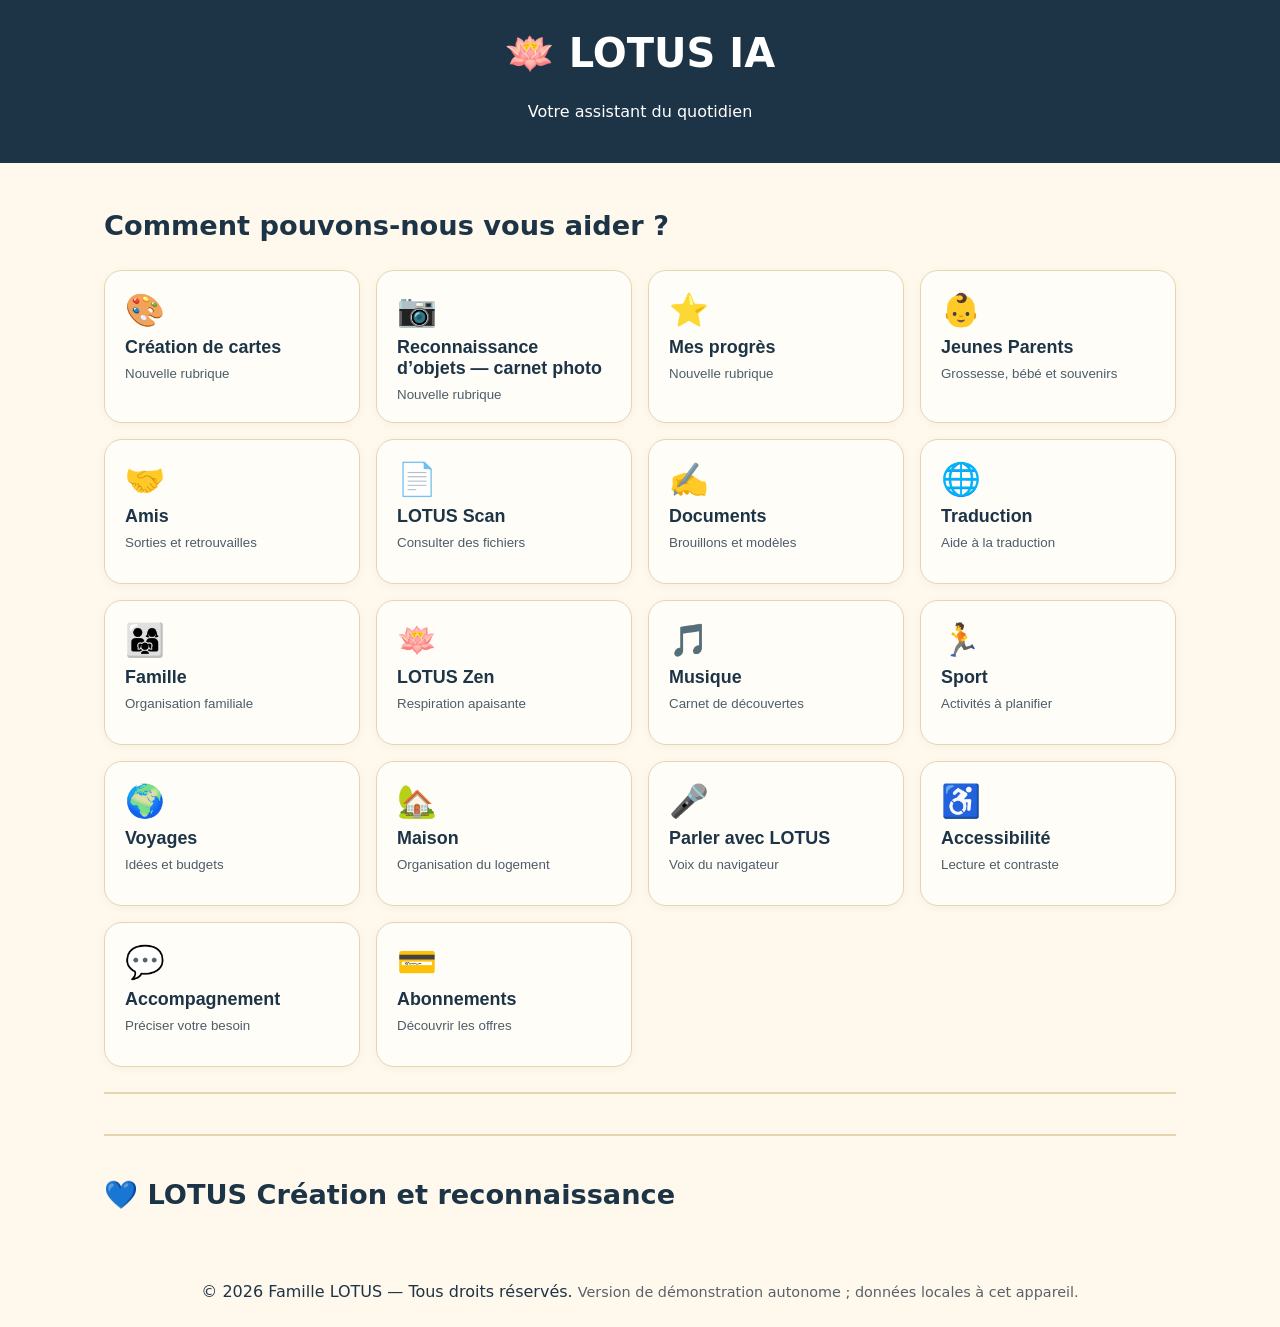
<file: index.html>
<!doctype html><html lang="fr"><head><meta charset="utf-8"><meta name="viewport" content="width=device-width,initial-scale=1"><meta name="theme-color" content="#1d3446"><title>LOTUS IA</title><style>
:root{--gold:#a77b2c;--cream:#fff9ed;--navy:#1d3446;--line:#e6d5b0}*{box-sizing:border-box}body{margin:0;background:var(--cream);color:var(--navy);font:16px/1.55 system-ui,-apple-system,sans-serif}header{padding:22px 16px;background:var(--navy);color:#fff;text-align:center}header h1{margin:0;font-size:clamp(1.6rem,6vw,2.5rem)}main{max-width:1100px;margin:auto;padding:20px 14px}h2{font-size:clamp(1.2rem,4vw,1.7rem);overflow-wrap:anywhere}.grid{display:grid;grid-template-columns:repeat(auto-fit,minmax(min(100%,230px),1fr));gap:16px}.tile,.panel{border:1px solid var(--line);border-radius:18px;background:#fffdf8;padding:20px;box-shadow:0 2px 8px #3c2b0b0c}.tile{width:100%;text-align:left;color:inherit;cursor:pointer;min-height:145px;display:flex;flex-direction:column;gap:8px;overflow-wrap:anywhere}.tile:focus-visible,button:focus-visible,input:focus-visible,textarea:focus-visible,select:focus-visible{outline:3px solid #1767b0;outline-offset:2px}.tile .picto{font-size:2rem}.tile strong{font-size:1.12rem}.tile span:last-child{color:#4d5d69}.panel{margin:18px 0}.panel[hidden]{display:none}label{display:block;margin:12px 0 4px;font-weight:650}input,textarea,select{width:100%;max-width:100%;padding:12px;border:1px solid #cdbb98;border-radius:10px;font:inherit;background:#fff}textarea{min-height:90px}button.action{padding:12px 16px;background:var(--navy);color:#fff;border:0;border-radius:10px;cursor:pointer;margin:8px 8px 8px 0;font:inherit}.note{font-size:.9rem;color:#59616a}.separator{margin-top:25px;border-top:2px solid var(--line);padding-top:15px}footer{text-align:center;padding:22px}.large{font-size:120%}.contrast{background:#fff;color:#111}.contrast .tile,.contrast .panel{background:#fff;color:#111;border:2px solid #111}.contrast header{background:#000;color:#fff}@media(max-width:480px){.grid{grid-template-columns:1fr}.tile{min-height:110px}main{padding:12px}header{padding:18px 10px}}@media(prefers-reduced-motion:reduce){*{scroll-behavior:auto!important}}
</style></head><body><header><h1>🪷 LOTUS IA</h1><p>Votre assistant du quotidien</p></header><main><h2>Comment pouvons-nous vous aider ?</h2><div class="grid"><button class="tile" onclick="openPanel('lotus_creative')"><span class="picto">🎨</span><strong>Création de cartes</strong><span>Nouvelle rubrique</span></button><button class="tile" onclick="openPanel('lotus_objects')"><span class="picto">📷</span><strong>Reconnaissance d’objets — carnet photo</strong><span>Nouvelle rubrique</span></button><button class="tile" onclick="openPanel('lotus_progress')"><span class="picto">⭐</span><strong>Mes progrès</strong><span>Nouvelle rubrique</span></button><button class="tile" onclick="openPanel('young')"><span class="picto" aria-hidden="true">👶</span><strong>Jeunes Parents</strong><span>Grossesse, bébé et souvenirs</span></button><button class="tile" onclick="openPanel('friends')"><span class="picto" aria-hidden="true">🤝</span><strong>Amis</strong><span>Sorties et retrouvailles</span></button><button class="tile" onclick="openPanel('scan')"><span class="picto" aria-hidden="true">📄</span><strong>LOTUS Scan</strong><span>Consulter des fichiers</span></button><button class="tile" onclick="openPanel('documents')"><span class="picto" aria-hidden="true">✍️</span><strong>Documents</strong><span>Brouillons et modèles</span></button><button class="tile" onclick="openPanel('translate')"><span class="picto" aria-hidden="true">🌐</span><strong>Traduction</strong><span>Aide à la traduction</span></button><button class="tile" onclick="openPanel('family')"><span class="picto" aria-hidden="true">👨‍👩‍👧</span><strong>Famille</strong><span>Organisation familiale</span></button><button class="tile" onclick="openPanel('zen')"><span class="picto" aria-hidden="true">🪷</span><strong>LOTUS Zen</strong><span>Respiration apaisante</span></button><button class="tile" onclick="openPanel('music')"><span class="picto" aria-hidden="true">🎵</span><strong>Musique</strong><span>Carnet de découvertes</span></button><button class="tile" onclick="openPanel('sport')"><span class="picto" aria-hidden="true">🏃</span><strong>Sport</strong><span>Activités à planifier</span></button><button class="tile" onclick="openPanel('travel')"><span class="picto" aria-hidden="true">🌍</span><strong>Voyages</strong><span>Idées et budgets</span></button><button class="tile" onclick="openPanel('home')"><span class="picto" aria-hidden="true">🏡</span><strong>Maison</strong><span>Organisation du logement</span></button><button class="tile" onclick="openPanel('voice')"><span class="picto" aria-hidden="true">🎤</span><strong>Parler avec LOTUS</strong><span>Voix du navigateur</span></button><button class="tile" onclick="openPanel('access')"><span class="picto">♿</span><strong>Accessibilité</strong><span>Lecture et contraste</span></button><button class="tile" onclick="openPanel('support')"><span class="picto">💬</span><strong>Accompagnement</strong><span>Préciser votre besoin</span></button><button class="tile" onclick="openPanel('plans')"><span class="picto">💳</span><strong>Abonnements</strong><span>Découvrir les offres</span></button></div><div class="separator"></div><section class="panel" id="young" data-tool hidden><h2>👶 LOTUS Jeunes Parents</h2><p>Suivi personnel : ne remplace pas les conseils d’un professionnel de santé.</p><label for="pregnancy">🤰 Grossesse : notes et rendez-vous</label><textarea id="pregnancy" data-save placeholder=""></textarea><button class="action" onclick="saveField('pregnancy')">Enregistrer</button><label for="baby">🍼 Bébé : alimentation, sommeil, observations</label><textarea id="baby" data-save placeholder=""></textarea><button class="action" onclick="saveField('baby')">Enregistrer</button><label for="familyTask">👨‍👩‍👧 Organisation familiale : tâche ou rendez-vous</label><input id="familyTask"><button class="action" onclick="addEntry('familyTask','familyTasks')">Ajouter</button><ul id="familyTasks" data-list></ul><label for="memory">📖 Carnet de souvenirs : un beau moment</label><input id="memory"><button class="action" onclick="addEntry('memory','memories')">Ajouter</button><ul id="memories" data-list></ul><label for="wellbeing">❤️ Bien-être des parents</label><textarea id="wellbeing" data-save placeholder=""></textarea><button class="action" onclick="saveField('wellbeing')">Enregistrer</button><label for="admin">📑 Démarches administratives</label><textarea id="admin" data-save placeholder=""></textarea><button class="action" onclick="saveField('admin')">Enregistrer</button><button class="action" onclick="window.scrollTo({top:0,behavior:'smooth'})">↑ Retour aux rubriques</button></section><section class="panel" id="friends" data-tool hidden><h2>🤝 Amis</h2><label for="friendPlan">Sortie ou retrouvailles</label><input id="friendPlan"><button class="action" onclick="addEntry('friendPlan','friendPlans')">Ajouter</button><ul id="friendPlans" data-list></ul><button class="action" onclick="window.scrollTo({top:0,behavior:'smooth'})">↑ Retour aux rubriques</button></section><section class="panel" id="scan" data-tool hidden><h2>📄 LOTUS Scan</h2><p>Choisissez un fichier PDF ou une image pour l’ouvrir dans votre navigateur. Cette démonstration ne crée pas de PDF.</p><input type="file" id="scanInput" accept="application/pdf,image/*" onchange="if(this.files[0]){let u=URL.createObjectURL(this.files[0]);window.open(u,'_blank');setTimeout(()=>URL.revokeObjectURL(u),60000)}"><button class="action" onclick="window.scrollTo({top:0,behavior:'smooth'})">↑ Retour aux rubriques</button></section><section class="panel" id="documents" data-tool hidden><h2>✍️ LOTUS Documents</h2><label for="docDraft">Rédiger un brouillon (CV, lettre, procuration)</label><textarea id="docDraft" data-save placeholder=""></textarea><button class="action" onclick="saveField('docDraft')">Enregistrer</button><button class="action" onclick="navigator.clipboard?.writeText($('docDraft').value).then(()=>alert('Texte copié')).catch(()=>alert('Copie indisponible'))">Copier le texte</button><button class="action" onclick="window.scrollTo({top:0,behavior:'smooth'})">↑ Retour aux rubriques</button></section><section class="panel" id="translate" data-tool hidden><h2>🌐 LOTUS Traduction</h2><p>Bloc-notes de traduction. Traduction automatique non connectée dans cette démonstration.</p><label for="translationNotes">Texte à traduire</label><textarea id="translationNotes" data-save placeholder=""></textarea><button class="action" onclick="saveField('translationNotes')">Enregistrer</button><button class="action" onclick="window.scrollTo({top:0,behavior:'smooth'})">↑ Retour aux rubriques</button></section><section class="panel" id="family" data-tool hidden><h2>👨‍👩‍👧 Famille</h2><label for="familyItem">Ajouter une tâche ou un événement</label><input id="familyItem"><button class="action" onclick="addEntry('familyItem','familyItems')">Ajouter</button><ul id="familyItems" data-list></ul><button class="action" onclick="window.scrollTo({top:0,behavior:'smooth'})">↑ Retour aux rubriques</button></section><section class="panel" id="zen" data-tool hidden><h2>🪷 LOTUS Zen</h2><p>Exercice de respiration : inspirez pendant 4 secondes, expirez pendant 6 secondes, à votre rythme.</p><button class="action" onclick="alert('Inspirez 4 secondes, puis expirez 6 secondes.')">Commencer</button><p class="note">Ce fichier autonome ne remplace pas les playlists de votre application existante.</p><button class="action" onclick="window.scrollTo({top:0,behavior:'smooth'})">↑ Retour aux rubriques</button></section><section class="panel" id="music" data-tool hidden><h2>🎵 LOTUS Musique</h2><label for="song">Titre ou artiste à découvrir</label><input id="song"><button class="action" onclick="addEntry('song','songs')">Ajouter</button><ul id="songs" data-list></ul><button class="action" onclick="window.scrollTo({top:0,behavior:'smooth'})">↑ Retour aux rubriques</button></section><section class="panel" id="sport" data-tool hidden><h2>🏃 LOTUS Sport</h2><label for="activity">Activité prévue</label><input id="activity"><button class="action" onclick="addEntry('activity','activities')">Ajouter</button><ul id="activities" data-list></ul><button class="action" onclick="window.scrollTo({top:0,behavior:'smooth'})">↑ Retour aux rubriques</button></section><section class="panel" id="travel" data-tool hidden><h2>🌍 Voyages</h2><label for="trip">Destination, programme et budget</label><textarea id="trip" data-save placeholder=""></textarea><button class="action" onclick="saveField('trip')">Enregistrer</button><button class="action" onclick="window.scrollTo({top:0,behavior:'smooth'})">↑ Retour aux rubriques</button></section><section class="panel" id="home" data-tool hidden><h2>🏡 Maison</h2><label for="homeTask">Tâche pour la maison</label><input id="homeTask"><button class="action" onclick="addEntry('homeTask','homeTasks')">Ajouter</button><ul id="homeTasks" data-list></ul><button class="action" onclick="window.scrollTo({top:0,behavior:'smooth'})">↑ Retour aux rubriques</button></section><section class="panel" id="voice" data-tool hidden><h2>🎤 Parler avec LOTUS</h2><p>Dictée et lecture vocale locales, si votre navigateur les prend en charge. Ceci n’est pas un assistant IA connecté.</p><button class="action" onclick="startVoice()">🎤 Dicter</button><label for="spokenText">Texte à écouter</label><textarea id="spokenText" data-save placeholder=""></textarea><button class="action" onclick="saveField('spokenText')">Enregistrer</button><button class="action" onclick="speakVoice()">🔊 Écouter</button><button class="action" onclick="window.scrollTo({top:0,behavior:'smooth'})">↑ Retour aux rubriques</button></section><section class="panel" id="access" data-tool hidden><h2>♿ Accessibilité</h2><p>Réglez votre confort de lecture.</p><button class="action" onclick="setSize()">Agrandir / réduire le texte</button><button class="action" onclick="setContrast()">Contraste renforcé</button><button class="action" onclick="window.scrollTo({top:0,behavior:'smooth'})">↑ Retour aux rubriques</button></section><section class="panel" id="support" data-tool hidden><h2>💬 Accompagnement</h2><label for="supportNeed">Quel est votre besoin ?</label><textarea id="supportNeed" data-save placeholder="Décrivez votre besoin"></textarea><button class="action" onclick="saveField('supportNeed')">Enregistrer</button><p class="note">Cet espace est un carnet personnel, pas une conversation avec une IA.</p><button class="action" onclick="window.scrollTo({top:0,behavior:'smooth'})">↑ Retour aux rubriques</button></section><section class="panel" id="plans" data-tool hidden><h2>💳 Abonnements</h2><p>Offres envisagées pour Famille LOTUS : gratuit, Premium 10 €/mois, Famille 200 €/an. Les paiements et droits d’accès ne sont pas activés dans cette version.</p><p class="note">Aucun paiement n’est collecté ici.</p><button class="action" onclick="window.scrollTo({top:0,behavior:'smooth'})">↑ Retour aux rubriques</button></section><div class="separator"></div><h2>💙 LOTUS Création et reconnaissance</h2><section class="panel" id="lotus_creative" data-tool hidden><h2>🎨 Création de cartes</h2><p>Rédigez votre carte ou invitation, puis exportez-la en fichier texte.</p><label for="lotus_card">Texte de votre création</label><textarea id="lotus_card" data-save placeholder="Joyeux anniversaire…"></textarea><button class="action" onclick="saveField('lotus_card')">Enregistrer</button><button class="action" onclick="lotusDownloadText('lotus_card','carte-lotus.txt')">Exporter la carte</button><button class="action" onclick="window.scrollTo({top:0,behavior:'smooth'})">↑ Retour aux rubriques</button></section><section class="panel" id="lotus_objects" data-tool hidden><h2>📷 Reconnaissance d’objets — carnet photo</h2><p>Ajoutez une photo et décrivez l’objet. La reconnaissance automatique par IA n’est pas connectée.</p><label for="lotus_object_photo">Photo de l’objet</label><input type="file" id="lotus_object_photo" accept="image/*" onchange="lotusPreview(this,'lotus_object_view')"><img id="lotus_object_view" alt="Aperçu de l’objet" hidden style="max-width:100%;max-height:260px;border-radius:12px"><label for="lotus_object_notes">Description personnelle</label><textarea id="lotus_object_notes" data-save></textarea><button class="action" onclick="saveField('lotus_object_notes')">Enregistrer la description</button><button class="action" onclick="window.scrollTo({top:0,behavior:'smooth'})">↑ Retour aux rubriques</button></section><section class="panel" id="lotus_progress" data-tool hidden><h2>⭐ Mes progrès</h2><p>Notez vos objectifs et vos réalisations.</p><label for="lotus_progress_notes">Objectifs et réalisations</label><textarea id="lotus_progress_notes" data-save placeholder="Ce que j’ai accompli…"></textarea><button class="action" onclick="saveField('lotus_progress_notes')">Enregistrer</button><button class="action" onclick="window.scrollTo({top:0,behavior:'smooth'})">↑ Retour aux rubriques</button></section></main><footer>© 2026 Famille LOTUS — Tous droits réservés. <span class="note">Version de démonstration autonome ; données locales à cet appareil.</span></footer><script>
const $=id=>document.getElementById(id);const key=location.pathname.replace(/[^a-z0-9]/gi,'_');
function openPanel(id){document.querySelectorAll('section[data-tool]').forEach(el=>el.hidden=el.id!==id);let el=$(id);if(el){el.hidden=false;el.scrollIntoView({behavior:'smooth',block:'start'});el.querySelector('h2')?.setAttribute('tabindex','-1');el.querySelector('h2')?.focus({preventScroll:true})}}
function saveField(id){const el=$(id);if(!el)return;localStorage.setItem(key+'_'+id,el.value);alert('Enregistré sur cet appareil.');}
function loadFields(){document.querySelectorAll('[data-save]').forEach(el=>{let v=localStorage.getItem(key+'_'+el.id);if(v!==null)el.value=v})}
function addEntry(input,list){let el=$(input),dest=$(list);if(!el.value.trim())return;let items=JSON.parse(localStorage.getItem(key+'_'+list)||'[]');items.push(el.value.trim());localStorage.setItem(key+'_'+list,JSON.stringify(items));el.value='';renderEntries(list)}
function renderEntries(list){let items=JSON.parse(localStorage.getItem(key+'_'+list)||'[]'),dest=$(list);dest.replaceChildren();items.forEach((item,i)=>{let li=document.createElement('li');li.textContent=item+' ';let b=document.createElement('button');b.textContent='Supprimer';b.className='action';b.onclick=()=>{items.splice(i,1);localStorage.setItem(key+'_'+list,JSON.stringify(items));renderEntries(list)};li.appendChild(b);dest.appendChild(li)})}
function setSize(){document.body.classList.toggle('large')};function setContrast(){document.body.classList.toggle('contrast')}
window.addEventListener('DOMContentLoaded',()=>{loadFields();document.querySelectorAll('[data-list]').forEach(el=>renderEntries(el.id))});

function startVoice(){const SR=window.SpeechRecognition||window.webkitSpeechRecognition;if(!SR){alert('Dictée non disponible dans ce navigateur.');return}try{const r=new SR();r.lang='fr-FR';r.onresult=e=>{$('spokenText').value=e.results[0][0].transcript};r.onerror=()=>alert('Microphone indisponible ou autorisation refusée.');r.start()}catch(e){alert('Impossible de démarrer la dictée.')}}
function speakVoice(){if(!('speechSynthesis'in window)){alert('Lecture vocale non disponible.');return}speechSynthesis.cancel();const u=new SpeechSynthesisUtterance($('spokenText').value);u.lang='fr-FR';speechSynthesis.speak(u)}

// Extensions Famille LOTUS : démonstration autonome, données locales.
function lotusDownloadText(id,filename){const el=document.getElementById(id);const blob=new Blob([el.value],{type:'text/plain;charset=utf-8'});const url=URL.createObjectURL(blob);const a=document.createElement('a');a.href=url;a.download=filename;a.click();setTimeout(()=>URL.revokeObjectURL(url),1000)}
function lotusPreview(input,id){const img=document.getElementById(id);if(img.dataset.url)URL.revokeObjectURL(img.dataset.url);if(!input.files?.[0]){img.hidden=true;return}const u=URL.createObjectURL(input.files[0]);img.dataset.url=u;img.src=u;img.hidden=false}
function lotusSpeakQuestion(){if(!('speechSynthesis' in window)){alert('Lecture vocale indisponible sur ce navigateur.');return}speechSynthesis.cancel();const u=new SpeechSynthesisUtterance('Quelle est la capitale de la Belgique ?');u.lang='fr-BE';speechSynthesis.speak(u)}
function lotusAudioAnswer(v){const ok=v==='Bruxelles';document.getElementById('lotus_audio_result').textContent=ok?'Bonne réponse ! 🎉':'Essayez encore.';if(ok){const k='lotus_audio_success';localStorage.setItem(k,String(Number(localStorage.getItem(k)||0)+1))}}
function lotusAddWarranty(){const item=document.getElementById('lotus_warranty_item').value.trim();const date=document.getElementById('lotus_warranty_date').value;if(!item||!date){alert('Indiquez le produit et la date.');return}const k='lotus_warranties_v1';const rows=JSON.parse(localStorage.getItem(k)||'[]');rows.push({item,date});localStorage.setItem(k,JSON.stringify(rows));lotusRenderWarranties()}
function lotusRenderWarranties(){const list=document.getElementById('lotus_warranty_list');if(!list)return;list.replaceChildren();const rows=JSON.parse(localStorage.getItem('lotus_warranties_v1')||'[]');rows.forEach((r,i)=>{const li=document.createElement('li');li.textContent=r.item+' — '+r.date+' ';const b=document.createElement('button');b.textContent='Supprimer';b.onclick=()=>{rows.splice(i,1);localStorage.setItem('lotus_warranties_v1',JSON.stringify(rows));lotusRenderWarranties()};li.appendChild(b);list.appendChild(li)})}
window.addEventListener('DOMContentLoaded',lotusRenderWarranties);
</script></body></html>
</file>
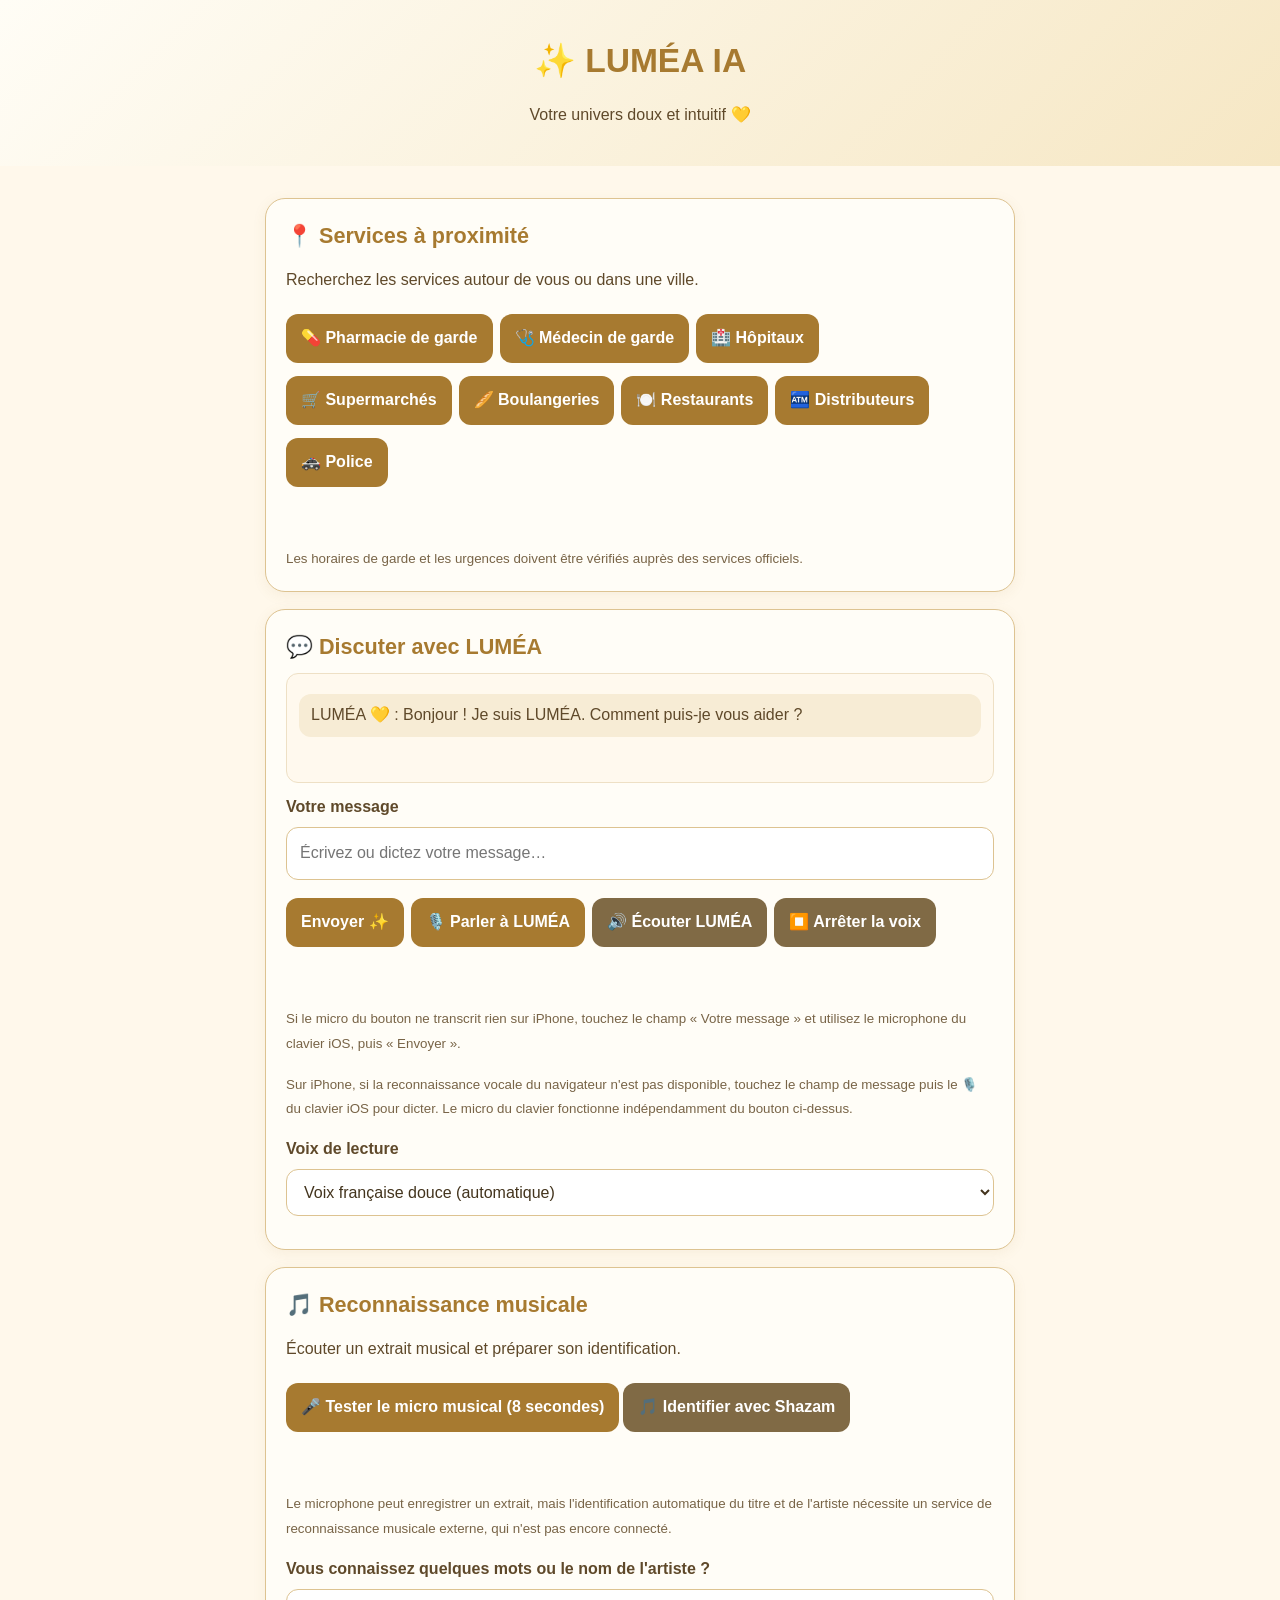
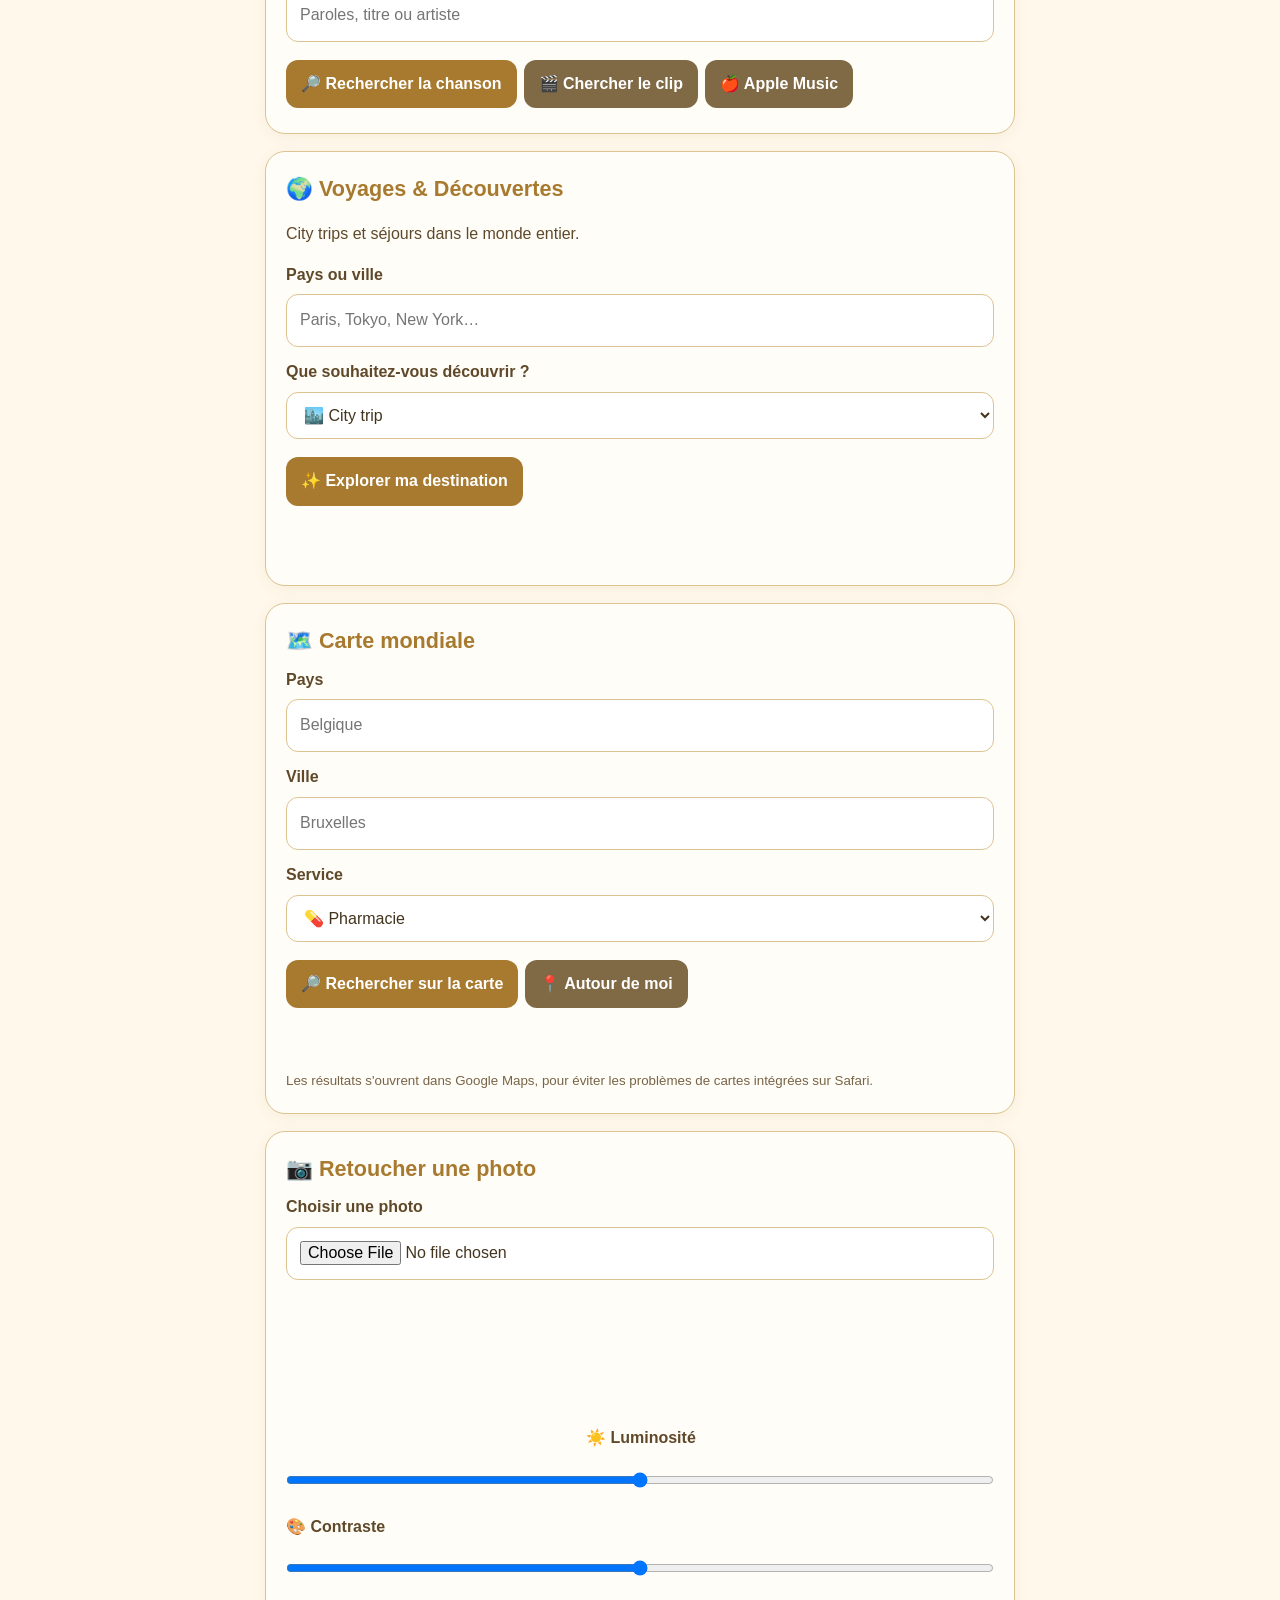
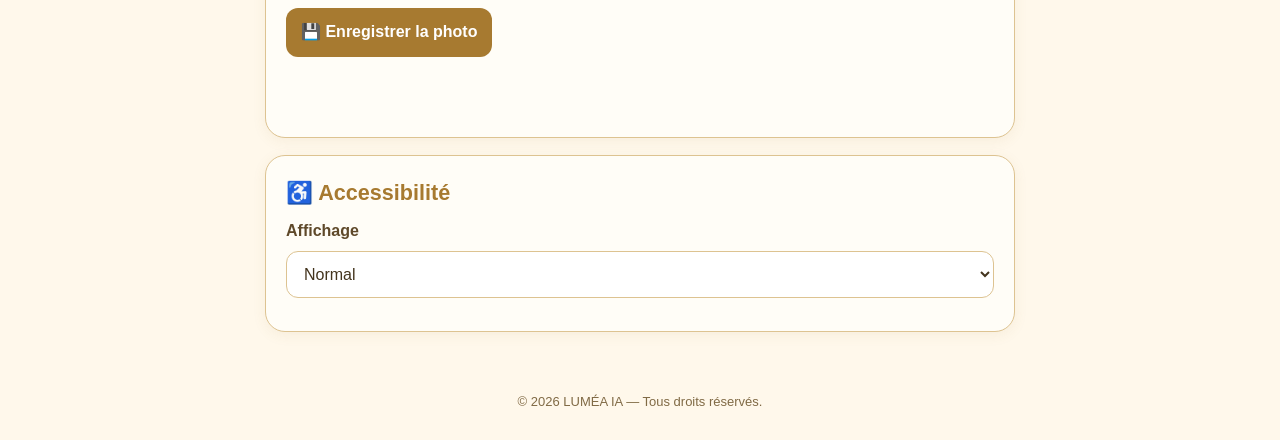
<file: index_LUMEA_IA_corrections_voix_musique.html>
<!doctype html>
<html lang="fr">
<head>
<meta charset="utf-8"><meta name="viewport" content="width=device-width,initial-scale=1,viewport-fit=cover">
<meta name="theme-color" content="#fff8eb"><title>LUMÉA IA — Votre univers</title>
<style>
:root{--or:#a77a30;--fonce:#5f492a;--creme:#fff8eb;--bord:#ddc391}*{box-sizing:border-box}body{margin:0;background:var(--creme);color:var(--fonce);font:16px/1.55 -apple-system,BlinkMacSystemFont,'Segoe UI',sans-serif}header{text-align:center;padding:35px 16px 22px;background:linear-gradient(135deg,#fffdf6,#f6e7c4)}h1{color:var(--or);font-size:2.1rem;margin:0}h2{color:var(--or);margin:0 0 10px;font-size:1.35rem}main{max-width:780px;margin:auto;padding:15px}.carte{background:#fffdf7;border:1px solid var(--bord);border-radius:20px;padding:20px;margin:17px 0;box-shadow:0 3px 14px #9a7c3715}button,.bouton{display:inline-block;background:var(--or);color:#fff;border:0;border-radius:12px;padding:12px 15px;margin:5px 4px 5px 0;font:inherit;font-weight:600;cursor:pointer;text-decoration:none}button.secondaire{background:#806a45}input,select,textarea{display:block;width:100%;padding:13px;margin:7px 0 13px;border:1px solid var(--bord);border-radius:12px;font:inherit;background:#fff;color:#43341d}label{font-weight:600}#conversation{min-height:110px;max-height:360px;overflow:auto;padding:12px;background:#fff9ee;border-radius:12px;border:1px solid #eee0c5;margin-bottom:12px}.message{padding:9px 12px;border-radius:12px;margin:8px 0;background:#f7ecd5}.message.user{background:#eee4cc}small,.info{color:#786447}#photoCanvas{max-width:100%;height:auto;border-radius:12px}footer{text-align:center;padding:28px;font-size:13px;color:#806a45}.actions{display:flex;flex-wrap:wrap;gap:3px}.statut{min-height:1.4em;color:#735b32}a{color:#88601e}#musiqueResultat{display:none} @media(prefers-reduced-motion:no-preference){button:active{transform:scale(.98)}}
</style>
</head>
<body>
<header><h1>✨ LUMÉA IA</h1><p>Votre univers doux et intuitif 💛</p></header>
<main>
<section class="carte" id="services-proximite"><h2>📍 Services à proximité</h2><p>Recherchez les services autour de vous ou dans une ville.</p><div class="actions"><button onclick="chercherService('pharmacie de garde')">💊 Pharmacie de garde</button><button onclick="chercherService('médecin de garde')">🩺 Médecin de garde</button><button onclick="chercherService('hôpital urgences')">🏥 Hôpitaux</button><button onclick="chercherService('supermarché')">🛒 Supermarchés</button><button onclick="chercherService('boulangerie')">🥖 Boulangeries</button><button onclick="chercherService('restaurant')">🍽️ Restaurants</button><button onclick="chercherService('distributeur billets')">🏧 Distributeurs</button><button onclick="chercherService('commissariat police')">🚓 Police</button></div><p id="serviceStatut" class="statut" role="status"></p><small>Les horaires de garde et les urgences doivent être vérifiés auprès des services officiels.</small></section>
<section class="carte" id="discussion"><h2>💬 Discuter avec LUMÉA</h2><div id="conversation" aria-live="polite"><div class="message">LUMÉA 💛 : Bonjour ! Je suis LUMÉA. Comment puis-je vous aider ?</div></div><label for="message">Votre message</label><input id="message" type="text" placeholder="Écrivez ou dictez votre message…" autocomplete="off"><div class="actions"><button onclick="envoyer()">Envoyer ✨</button><button onclick="parlerAvecLumea()">🎙️ Parler à LUMÉA</button><button onclick="ecouterLumea()" class="secondaire">🔊 Écouter LUMÉA</button><button onclick="arreterVoix()" class="secondaire">⏹️ Arrêter la voix</button></div><p id="statutVoix" class="statut" role="status"></p><p><small>Si le micro du bouton ne transcrit rien sur iPhone, touchez le champ « Votre message » et utilisez le microphone du clavier iOS, puis « Envoyer ».</small></p><p class="info"><small>Sur iPhone, si la reconnaissance vocale du navigateur n'est pas disponible, touchez le champ de message puis le 🎙️ du clavier iOS pour dicter. Le micro du clavier fonctionne indépendamment du bouton ci-dessus.</small></p><label for="choixVoix">Voix de lecture</label><select id="choixVoix"><option value="">Voix douce et chaleureuse (automatique)</option></select></section>
<section class="carte" id="musique"><h2>🎵 Reconnaissance musicale</h2><p>Écouter un extrait musical et préparer son identification.</p><button onclick="lumeaEcouter()">🎤 Tester le micro musical (8 secondes)</button><button onclick="ouvrirShazam()" class="secondaire">🎵 Identifier avec Shazam</button><p id="musiqueStatut" class="statut" role="status"></p><audio id="apercuMusique" controls style="display:none;width:100%;margin:8px 0"></audio><p class="info"><small>Le microphone peut enregistrer un extrait, mais l'identification automatique du titre et de l'artiste nécessite un service de reconnaissance musicale externe, qui n'est pas encore connecté.</small></p><label for="rechercheChanson">Vous connaissez quelques mots ou le nom de l'artiste ?</label><input id="rechercheChanson" placeholder="Paroles, titre ou artiste"><div class="actions"><button onclick="chercherChanson('recherche')">🔎 Rechercher la chanson</button><button onclick="chercherChanson('clip')" class="secondaire">🎬 Chercher le clip</button><button onclick="chercherChanson('apple')" class="secondaire">🍎 Apple Music</button></div></section>
<section class="carte" id="voyages"><h2>🌍 Voyages & Découvertes</h2><p>City trips et séjours dans le monde entier.</p><label for="destinationVoyage">Pays ou ville</label><input id="destinationVoyage" placeholder="Paris, Tokyo, New York…"><label for="typeVoyage">Que souhaitez-vous découvrir ?</label><select id="typeVoyage"><option value="city trip">🏙️ City trip</option><option value="séjour vacances">🏖️ Voyage classique</option><option value="budget voyage prix sur place">💶 Budget sur place</option><option value="excursions visites">🗺️ Excursions</option><option value="restaurants">🍽️ Restaurants sur place</option><option value="hôtels">🏨 Hôtels</option><option value="vols billets avion">✈️ Vols</option></select><button onclick="rechercherVoyageLumea()">✨ Explorer ma destination</button><p id="resultatVoyage" class="statut"></p></section>
<section class="carte" id="carte-mondiale"><h2>🗺️ Carte mondiale</h2><label for="mapPays">Pays</label><input id="mapPays" placeholder="Belgique"><label for="mapVille">Ville</label><input id="mapVille" placeholder="Bruxelles"><label for="mapService">Service</label><select id="mapService"><option value="pharmacie de garde">💊 Pharmacie</option><option value="médecin de garde">🩺 Médecin</option><option value="hôpital">🏥 Hôpital</option><option value="restaurant">🍽️ Restaurant</option><option value="supermarché">🛒 Magasin</option><option value="police">🚓 Police</option><option value="attractions touristiques">🏛️ Attractions</option></select><div class="actions"><button onclick="lumeaCarteRecherche()">🔎 Rechercher sur la carte</button><button onclick="lumeaCarteGPS()" class="secondaire">📍 Autour de moi</button></div><p id="mapStatut" class="statut"></p><small>Les résultats s'ouvrent dans Google Maps, pour éviter les problèmes de cartes intégrées sur Safari.</small></section>
<section class="carte" id="photos"><h2>📷 Retoucher une photo</h2><label for="photo">Choisir une photo</label><input type="file" id="photo" accept="image/*"><canvas id="photoCanvas" aria-label="Aperçu de la photo"></canvas><label for="luminosite">☀️ Luminosité</label><input type="range" id="luminosite" min="50" max="150" value="100"><label for="contrastePhoto">🎨 Contraste</label><input type="range" id="contrastePhoto" min="50" max="150" value="100"><button onclick="telechargerPhoto()">💾 Enregistrer la photo</button><p id="photoStatut" class="statut"></p></section>
<section class="carte"><h2>♿ Accessibilité</h2><label for="accessibilite">Affichage</label><select id="accessibilite"><option value="normal">Normal</option><option value="grand">🔠 Texte agrandi</option><option value="contraste">◐ Contraste renforcé</option></select></section>
</main><footer>© 2026 LUMÉA IA — Tous droits réservés.</footer>
<script>
'use strict';
const el=id=>document.getElementById(id);
const ouvrirRecherche=texte=>window.open('https://www.google.com/search?q='+encodeURIComponent(texte),'_blank','noopener,noreferrer');
function ajouterMessage(texte,estUtilisateur=false){const div=document.createElement('div');div.className='message'+(estUtilisateur?' user':'');div.textContent=(estUtilisateur?'Vous : ':'LUMÉA 💛 : ')+texte;el('conversation').appendChild(div);el('conversation').scrollTop=el('conversation').scrollHeight;}
function envoyer(){const champ=el('message');const texte=champ.value.trim();if(!texte)return;ajouterMessage(texte,true);champ.value='';const t=texte.toLowerCase();let reponse=/bonjour|salut|coucou/.test(t)?'Bonjour ! 💛 Comment allez-vous ?':/comment vas|ça va|ca va/.test(t)?'Je vais bien, merci ! 💛':/ton nom|tu t.appelles/.test(t)?'Je m’appelle LUMÉA IA. ✨':/merci/.test(t)?'Avec plaisir ! 💛':/voyage|city trip|vacances/.test(t)?'Découvrez la rubrique Voyages pour rechercher des destinations dans le monde entier. 🌍':/musique|chanson/.test(t)?'La rubrique Musique permet de rechercher un titre. La reconnaissance automatique n’est pas encore connectée. 🎵':/pharmacie|médecin|hôpital|restaurant/.test(t)?'Vous pouvez chercher ce service dans la rubrique Services à proximité. 📍':'Je suis LUMÉA 💛. Pour le moment, je réponds à certaines questions courantes. Pouvez-vous préciser votre demande ?';ajouterMessage(reponse);dernierTexteLumea=reponse;}
el('message').addEventListener('keydown',e=>{if(e.key==='Enter'){e.preventDefault();envoyer();}});
let reconnaissanceActive=null;
let dernierTexteLumea='Bonjour ! Je suis LUMÉA. Comment puis-je vous aider ?';
function parlerAvecLumea(){
 const statut=el('statutVoix'),champ=el('message');
 if(!window.isSecureContext){statut.textContent='⚠️ Ouvrez LUMÉA en HTTPS dans Safari pour autoriser le micro.';return;}
 const API=window.SpeechRecognition||window.webkitSpeechRecognition;
 if(!API){statut.textContent='⚠️ Safari ne propose pas cette reconnaissance vocale ici. Touchez le champ de message et utilisez le 🎙️ du clavier iPhone.';champ.focus();return;}
 try{
  if(reconnaissanceActive){reconnaissanceActive.abort();reconnaissanceActive=null;}
  const rec=new API();reconnaissanceActive=rec;rec.lang='fr-FR';rec.continuous=false;rec.interimResults=true;rec.maxAlternatives=1;
  let texteReconnu='';let aEuErreur=false;
  rec.onstart=()=>{statut.textContent='🎙️ Micro activé : parlez clairement. Attendez la transcription…';};
  rec.onresult=e=>{texteReconnu=Array.from(e.results).map(r=>r[0].transcript).join(' ').trim();if(texteReconnu){champ.value=texteReconnu;statut.textContent='📝 Paroles reconnues : '+texteReconnu+' — appuyez sur Envoyer ✨';}};
  rec.onerror=e=>{aEuErreur=true;statut.textContent='⚠️ Reconnaissance vocale : '+e.error+'. Utilisez le microphone du clavier iPhone pour dicter.';};
  rec.onend=()=>{if(!texteReconnu&&!aEuErreur)statut.textContent='⚠️ Le micro s’est ouvert, mais Safari n’a fourni aucun texte. Touchez le champ de message, puis le 🎙️ du clavier iPhone.';if(reconnaissanceActive===rec)reconnaissanceActive=null;};
  rec.start();
 }catch(e){statut.textContent='⚠️ Reconnaissance vocale impossible : '+e.message+'. Essayez le microphone du clavier iPhone.';champ.focus();}
}
function chargerVoix(){
 if(!('speechSynthesis' in window))return;
 const menu=el('choixVoix'),valeur=menu.value,voix=window.speechSynthesis.getVoices();
 menu.replaceChildren(new Option('Voix française douce (automatique)',''));
 voix.forEach((v,i)=>{if(v.lang.toLowerCase().startsWith('fr'))menu.add(new Option(v.name+' ('+v.lang+')',String(i)));});
 if([...menu.options].some(o=>o.value===valeur))menu.value=valeur;
}
function arreterVoix(){if('speechSynthesis' in window)window.speechSynthesis.cancel();el('statutVoix').textContent='⏹️ Lecture arrêtée.';}
function ecouterLumea(){
 const statut=el('statutVoix');
 if(!('speechSynthesis' in window)){statut.textContent='⚠️ La synthèse vocale n’est pas disponible dans ce navigateur.';return;}
 const messages=[...el('conversation').querySelectorAll('.message:not(.user)')];
 const dernier=messages[messages.length-1];
 const texte=dernier?dernier.textContent.replace(/^LUMÉA 💛 : /,'').trim():dernierTexteLumea;
 if(!texte){statut.textContent='Aucune réponse à lire.';return;}
 const synth=window.speechSynthesis;
 synth.cancel();synth.resume();
 const u=new SpeechSynthesisUtterance(texte);u.lang='fr-FR';u.rate=.9;u.pitch=1.05;u.volume=1;
 const voix=synth.getVoices(),choix=el('choixVoix').value;
 const francaises=voix.filter(v=>v.lang.toLowerCase().startsWith('fr'));
 const douce=francaises.find(v=>/amelie|amélie|audrey|marie|julie|celine|céline|hortense|virginie|siri.*female/i.test(v.name))||francaises[0];
 if(choix!==''&&voix[Number(choix)])u.voice=voix[Number(choix)];else if(douce)u.voice=douce;
 u.onstart=()=>{statut.textContent='🔊 LUMÉA parle… Vérifiez le volume de votre appareil.';};
 u.onend=()=>{statut.textContent='✅ Lecture terminée.';};
 u.onerror=e=>{statut.textContent='⚠️ Lecture vocale impossible ('+e.error+'). Vérifiez le son, ouvrez la page dans Safari et réessayez.';};
 statut.textContent='🔊 Démarrage de la voix…';
 synth.speak(u);
}
if('speechSynthesis' in window){chargerVoix();if(speechSynthesis.addEventListener)speechSynthesis.addEventListener('voiceschanged',chargerVoix);}
let urlDernierExtrait=null;
async function lumeaEcouter(){
 const statut=el('musiqueStatut'),lecteur=el('apercuMusique');
 if(!navigator.mediaDevices?.getUserMedia||!window.MediaRecorder){statut.textContent='⚠️ Enregistrement non pris en charge dans ce navigateur. Essayez Safari.';return;}
 let flux;
 try{
  statut.textContent='🎤 Autorisation du microphone…';
  flux=await navigator.mediaDevices.getUserMedia({audio:true});
  const rec=new MediaRecorder(flux),morceaux=[];
  rec.ondataavailable=e=>{if(e.data.size)morceaux.push(e.data);};
  rec.onerror=()=>{statut.textContent='⚠️ Erreur pendant l’enregistrement.';flux.getTracks().forEach(t=>t.stop());};
  rec.onstop=()=>{
   flux.getTracks().forEach(t=>t.stop());
   if(urlDernierExtrait)URL.revokeObjectURL(urlDernierExtrait);
   const blob=new Blob(morceaux,{type:rec.mimeType||'audio/mp4'});
   if(!blob.size){statut.textContent='⚠️ Aucun son enregistré. Vérifiez le microphone.';return;}
   urlDernierExtrait=URL.createObjectURL(blob);lecteur.src=urlDernierExtrait;lecteur.style.display='block';
   statut.textContent='✅ Extrait enregistré : écoutez-le ci-dessous pour tester le micro. L’identification automatique n’est pas encore connectée.';
  };
  rec.start();statut.textContent='🎶 Enregistrement en cours pendant 8 secondes…';
  setTimeout(()=>{if(rec.state==='recording')rec.stop();},8000);
 }catch(e){if(flux)flux.getTracks().forEach(t=>t.stop());statut.textContent='⚠️ Microphone inaccessible : '+e.message;}
}
function ouvrirShazam(){el('musiqueStatut').textContent='Ouverture de Shazam pour identifier la chanson. Cette identification se fait dans Shazam, pas encore directement dans LUMÉA.';window.open('https://www.shazam.com/','_blank','noopener,noreferrer');}
function chercherChanson(mode){const q=el('rechercheChanson').value.trim();if(!q){el('musiqueStatut').textContent='Indiquez un titre, un artiste ou quelques paroles pour lancer la recherche.';return;}const texte=mode==='clip'?'clip officiel '+q:mode==='apple'?'site:music.apple.com '+q:'chanson titre artiste paroles '+q;ouvrirRecherche(texte);}
function chercherService(type){const statut=el('serviceStatut');if(!navigator.geolocation){statut.textContent='Position indisponible. Utilisez la carte mondiale et indiquez une ville.';return;}statut.textContent='📍 Demande de localisation…';navigator.geolocation.getCurrentPosition(p=>{statut.textContent='Ouverture des résultats Google Maps…';window.open('https://www.google.com/maps/search/?api=1&query='+encodeURIComponent(type+' près de '+p.coords.latitude+','+p.coords.longitude),'_blank','noopener,noreferrer');},()=>{statut.textContent='Localisation indisponible. Vous pouvez rechercher avec une ville dans la carte mondiale.';},{timeout:12000,enableHighAccuracy:false});}
function rechercherVoyageLumea(){const d=el('destinationVoyage').value.trim();if(!d){el('resultatVoyage').textContent='Indiquez une destination.';return;}el('resultatVoyage').textContent='Ouverture de résultats externes : vérifiez les tarifs et disponibilités.';ouvrirRecherche(el('typeVoyage').value+' '+d+' prix conseils');}
function lumeaCarteRecherche(){const ville=el('mapVille').value.trim(),pays=el('mapPays').value.trim();if(!ville&&!pays){el('mapStatut').textContent='Indiquez une ville ou un pays.';return;}el('mapStatut').textContent='Ouverture de Google Maps…';window.open('https://www.google.com/maps/search/?api=1&query='+encodeURIComponent([el('mapService').value,ville,pays].filter(Boolean).join(' ')),'_blank','noopener,noreferrer');}
function lumeaCarteGPS(){chercherService(el('mapService').value);}
let imageOriginale=null;const canvas=el('photoCanvas');const contexte=canvas.getContext('2d');el('photo').addEventListener('change',function(){const fichier=this.files?.[0];if(!fichier)return;const url=URL.createObjectURL(fichier);const img=new Image();img.onload=()=>{imageOriginale=img;const facteur=Math.min(1,1600/Math.max(img.width,img.height));canvas.width=Math.round(img.width*facteur);canvas.height=Math.round(img.height*facteur);el('luminosite').value=100;el('contrastePhoto').value=100;afficherPhoto();URL.revokeObjectURL(url);el('photoStatut').textContent='Photo chargée.';};img.onerror=()=>{el('photoStatut').textContent='Impossible de lire cette photo.';URL.revokeObjectURL(url);};img.src=url;});function afficherPhoto(){if(!imageOriginale)return;contexte.filter='brightness('+el('luminosite').value+'%) contrast('+el('contrastePhoto').value+'%)';contexte.clearRect(0,0,canvas.width,canvas.height);contexte.drawImage(imageOriginale,0,0,canvas.width,canvas.height);contexte.filter='none';}el('luminosite').addEventListener('input',afficherPhoto);el('contrastePhoto').addEventListener('input',afficherPhoto);function telechargerPhoto(){if(!imageOriginale){el('photoStatut').textContent='Choisissez d’abord une photo.';return;}const a=document.createElement('a');a.download='photo-lumea.png';a.href=canvas.toDataURL('image/png');a.click();}
el('accessibilite').addEventListener('change',e=>{document.body.style.fontSize=e.target.value==='grand'?'21px':'';document.body.style.background=e.target.value==='contraste'?'#fff':'#fff8eb';document.body.style.color=e.target.value==='contraste'?'#111':'#5f492a';});
</script>
</body></html>
</file>
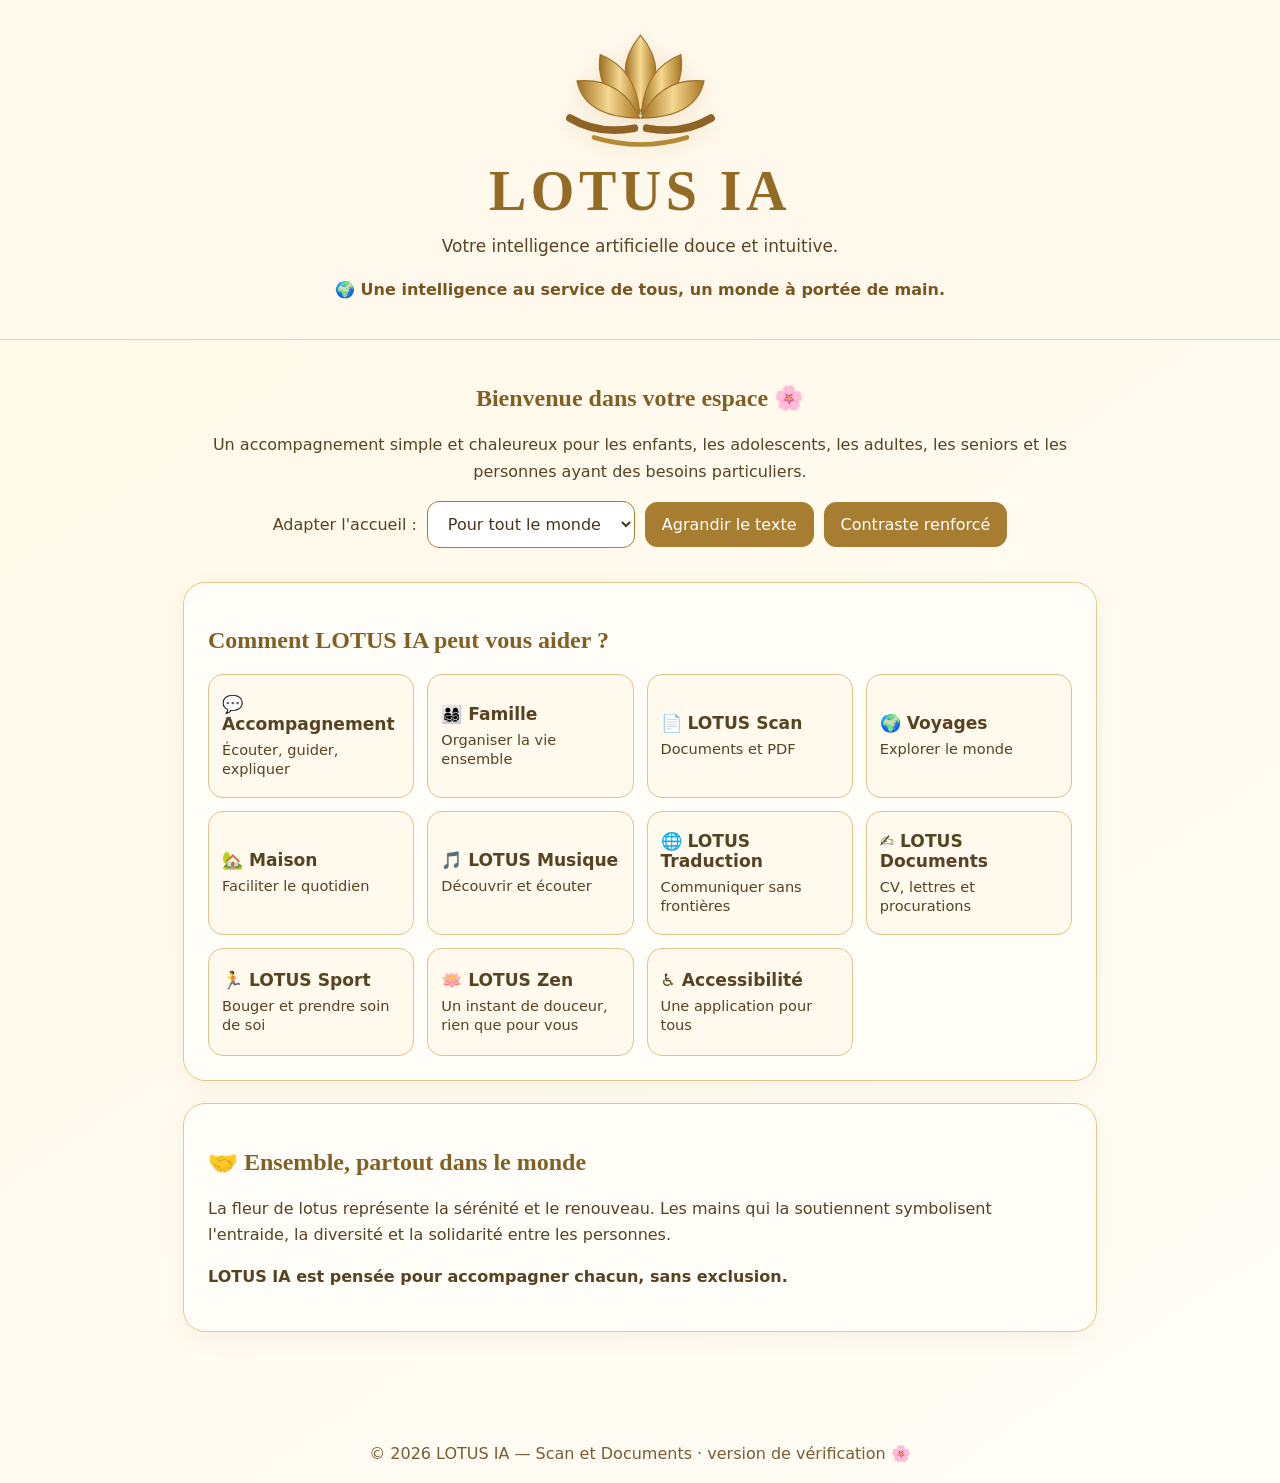
<file: lotus-ia-documents-v2.html>
<!doctype html>
<html lang="fr">
<head>
<meta charset="utf-8"><meta name="viewport" content="width=device-width,initial-scale=1">
<meta name="theme-color" content="#fff8e7"><title>LOTUS IA — Au service de tous</title>
<style>
:root{--cream:#fff8e7;--gold:#b58a37;--brown:#574222;--white:#fffdf8}*{box-sizing:border-box}body{margin:0;font-family:system-ui,-apple-system,Arial,sans-serif;background:linear-gradient(145deg,#fff8e7,#fffdf7);color:var(--brown)}header{padding:20px;text-align:center;background:#fff9ed;border-bottom:1px solid #e6d4ad}main{max-width:950px;margin:auto;padding:24px 18px 70px}.brand{display:flex;flex-direction:column;align-items:center;gap:4px}.lotus{width:155px;height:135px;filter:drop-shadow(0 4px 9px #b58a3733)}h1{font-family:Georgia,serif;color:#946b24;letter-spacing:.08em;font-size:clamp(2.2rem,7vw,3.5rem);margin:0}h2{font-family:Georgia,serif;color:#806025}p{line-height:1.65}.tagline{font-size:1.06rem;margin:10px auto;max-width:700px}.mission{font-weight:600;color:#775622}.intro{text-align:center;margin:18px auto 34px}.panel{border:1px solid #e4c98d;border-radius:22px;background:var(--white);padding:24px;box-shadow:0 7px 24px #8d6c2610;margin-bottom:22px}.grid{display:grid;grid-template-columns:repeat(auto-fit,minmax(195px,1fr));gap:13px}.tile{border:1px solid #dfc28c;background:#fff9ee;border-radius:15px;padding:19px 13px;text-align:left;color:var(--brown);font:inherit;cursor:pointer;min-height:108px}.tile:hover,.tile:focus-visible{outline:3px solid #b58a3766;background:#fff1d6}.tile strong{display:block;font-size:1.07rem;margin-bottom:6px}.tile span{font-size:.91rem}.controls{display:flex;gap:10px;flex-wrap:wrap;align-items:center;justify-content:center;margin-top:15px}button.action,select{border:1px solid #a77e31;border-radius:12px;padding:12px 16px;font:inherit}button.action{background:#a77e31;color:white;cursor:pointer}select{background:white;color:#48361c}#detail{margin-top:18px;padding:18px;border-radius:14px;background:#fff4dc;border:1px solid #e1c38b}#detail[hidden]{display:none}a{color:#72501a}footer{text-align:center;padding:20px;color:#775d34}.large{font-size:120%}.contrast{--cream:#fff;--gold:#6b4700;--brown:#191919;--white:#fff;background:#fff;color:#111}.contrast .panel,.contrast .tile{border:2px solid #111;background:#fff;color:#111}.contrast button.action{background:#111;color:#fff}small{display:block;color:#756344;margin-top:9px}
#scanner[hidden]{display:none}#scanPreview img{max-width:100%;max-height:480px;object-fit:contain;border:1px solid #e4c98d;border-radius:10px}#scanPreview iframe{width:100%;height:480px;border:1px solid #e4c98d;border-radius:10px}#scanPreview article{padding:12px;border:1px solid #e4c98d;border-radius:12px;overflow-wrap:anywhere}button:disabled{opacity:.55;cursor:not-allowed}
</style>
</head>
<body>
<header><div class="brand"><svg class="lotus" viewBox="0 0 200 155" role="img" aria-label="Fleur de lotus dorée portée par des mains solidaires"><defs><linearGradient id="g" x1="0" x2="1"><stop stop-color="#9e6f20"/><stop offset=".5" stop-color="#f5d991"/><stop offset="1" stop-color="#a87521"/></linearGradient></defs><g fill="url(#g)" stroke="#9d702b" stroke-width="1.5"><path d="M100 108Q60 58 100 10Q140 58 100 108Z"/><path d="M99 112Q40 89 48 35Q95 54 99 112Z"/><path d="M101 112Q160 89 152 35Q105 54 101 112Z"/><path d="M99 117Q28 116 18 69Q75 64 99 117Z"/><path d="M101 117Q172 116 182 69Q125 64 101 117Z"/></g><path d="M9 117Q46 139 92 130M191 117Q154 139 108 130" stroke="#8d6326" stroke-width="10" fill="none" stroke-linecap="round"/><path d="M40 142Q100 160 160 142" stroke="#b58a37" stroke-width="6" fill="none" stroke-linecap="round"/></svg><h1>LOTUS IA</h1></div><p class="tagline">Votre intelligence artificielle douce et intuitive.</p><p class="mission">🌍 Une intelligence au service de tous, un monde à portée de main.</p></header>
<main>
<section class="intro"><h2>Bienvenue dans votre espace 🌸</h2><p>Un accompagnement simple et chaleureux pour les enfants, les adolescents, les adultes, les seniors et les personnes ayant des besoins particuliers.</p><div class="controls"><label for="profil">Adapter l'accueil :</label><select id="profil"><option value="tous">Pour tout le monde</option><option value="enfants">Enfants</option><option value="ados">Adolescents</option><option value="adultes">Adultes</option><option value="seniors">Seniors</option></select><button class="action" id="agrandir" type="button">Agrandir le texte</button><button class="action" id="contraste" type="button">Contraste renforcé</button></div></section>
<section class="panel"><h2>Comment LOTUS IA peut vous aider ?</h2><div class="grid" id="rubriques">
<button class="tile" type="button" data-title="💬 Accompagnement" data-desc="Un espace d'écoute, d'orientation et d'aide au quotidien. Les réponses automatiques nécessiteront une connexion à un service IA."><strong>💬 Accompagnement</strong><span>Écouter, guider, expliquer</span></button>
<button class="tile" type="button" data-title="👨‍👩‍👧‍👦 Famille" data-desc="Agenda familial, organisation, école et activités pour les proches."><strong>👨‍👩‍👧‍👦 Famille</strong><span>Organiser la vie ensemble</span></button>
<button class="tile" type="button" data-title="📄 LOTUS Scan" data-desc="Importer un PDF ou des photos et les consulter directement." id="openScan"><strong>📄 LOTUS Scan</strong><span>Documents et PDF</span></button>
<button class="tile" type="button" data-title="🌍 Voyages" data-desc="Préparer des séjours, city trips, excursions et budgets. Les tarifs réels demanderont des services partenaires."><strong>🌍 Voyages</strong><span>Explorer le monde</span></button>
<button class="tile" type="button" data-title="🏡 Maison" data-desc="Projets, tâches, organisation du logement et idées pratiques."><strong>🏡 Maison</strong><span>Faciliter le quotidien</span></button>
<button class="tile" type="button" data-title="🎵 LOTUS Musique" data-desc="Découverte musicale et identification de chansons : reconnaissance à connecter à un service spécialisé."><strong>🎵 LOTUS Musique</strong><span>Découvrir et écouter</span></button>
<button class="tile" type="button" data-title="🌐 LOTUS Traduction" data-desc="Aide à la traduction de textes et documents. Traduction automatique à connecter."><strong>🌐 LOTUS Traduction</strong><span>Communiquer sans frontières</span></button>
<button class="tile" type="button" id="openDocuments" data-title="✍️ LOTUS Documents" data-desc="Créer des CV, lettres de motivation et procurations."><strong>✍️ LOTUS Documents</strong><span>CV, lettres et procurations</span></button>
<button class="tile" type="button" data-title="🏃 LOTUS Sport" data-desc="Bouger à son rythme : marche, étirements, activités physiques douces et idées d’exercices pour différents âges. Des programmes guidés seront développés ultérieurement."><strong>🏃 LOTUS Sport</strong><span>Bouger et prendre soin de soi</span></button>
<button class="tile" type="button" data-title="🪷 LOTUS Zen" data-desc="Un instant de douceur, rien que pour vous : respiration, méditation, détente, sommeil et relaxation. Les séances audio guidées seront développées progressivement."><strong>🪷 LOTUS Zen</strong><span>Un instant de douceur, rien que pour vous</span></button>
<button class="tile" type="button" data-title="♿ Accessibilité" data-desc="Affichage adapté, textes lisibles et navigation simple pour différents besoins."><strong>♿ Accessibilité</strong><span>Une application pour tous</span></button>
</div><div id="detail" hidden tabindex="-1" role="status"><h3 id="detailTitre"></h3><p id="detailTexte"></p><small>Présentation du module : les fonctions avancées ne sont pas encore reliées à l'application.</small></div></section>

<section class="panel" id="scanner" hidden aria-label="LOTUS Scan">
<h2>📄 LOTUS Scan — Documents et PDF</h2>
<p>Importez un PDF ou des photos de documents depuis votre iPhone ou votre ordinateur. Vos fichiers restent sur votre appareil : cette page ne les envoie pas à un serveur.</p>
<div class="controls" style="justify-content:flex-start">
<label class="action" for="scanFiles" style="display:inline-block;background:#a77e31;color:white;border-radius:12px;padding:12px 16px;cursor:pointer">📁 Choisir des documents</label>
<input id="scanFiles" type="file" accept="application/pdf,image/*,.pdf" multiple style="position:absolute;width:1px;height:1px;opacity:0" />
<button class="action" id="cameraScan" type="button">📷 Prendre une photo</button>
<input id="scanCamera" type="file" accept="image/*" capture="environment" style="position:absolute;width:1px;height:1px;opacity:0" />
<button class="action" id="printScan" type="button" disabled>🖨️ Créer un PDF avec les photos</button>
</div>
<button class="action" id="clearScan" type="button">🗑️ Effacer les documents importés</button>
<p id="scanStatus" role="status">Aucun document sélectionné.</p>
<div id="scanPreview" style="display:grid;gap:14px"></div>
<small>Pour un PDF déjà existant, utilisez « Choisir des documents » pour le consulter. Pour créer un PDF à partir de photos, utilisez « Créer un PDF avec les photos », puis choisissez « Enregistrer dans Fichiers » dans le menu d'impression de votre appareil. Cette version ne fusionne pas les PDF existants et n'effectue pas de reconnaissance de texte.</small>
</section>

<section class="panel" id="documents" hidden aria-label="LOTUS Documents">
<h2>✍️ LOTUS Documents</h2><p>Rédigez un premier brouillon que vous pourrez corriger, copier et enregistrer en PDF avec la fonction d’impression.</p>
<div class="controls" style="justify-content:flex-start"><label for="docType">Type de document</label><select id="docType"><option value="cv">CV</option><option value="motivation">Lettre de motivation</option><option value="procuration">Procuration</option></select></div>
<div style="display:grid;gap:10px;margin:14px 0"><label>Nom complet <input id="docName" placeholder="Prénom et nom" style="display:block;width:100%;padding:12px"></label><label>Coordonnées (facultatif) <input id="docContact" placeholder="Email, téléphone, ville" style="display:block;width:100%;padding:12px"></label><label>Informations à inclure <textarea id="docInfo" rows="5" placeholder="Pour un CV : expériences, formations, compétences. Pour une lettre : poste, entreprise et motivations. Pour une procuration : personne autorisée, démarche et durée." style="display:block;width:100%;padding:12px;font:inherit"></textarea></label></div>
<fieldset id="cvFields" style="border:1px solid #d5b46c;border-radius:12px;padding:14px;margin:12px 0"><legend><strong>✨ Créateur de CV</strong></legend>
<div style="display:grid;gap:10px">
<label>Modèle de CV <select id="cvStyle" style="display:block;width:100%;padding:10px"><option value="classique">Classique</option><option value="moderne">Moderne</option><option value="simple">Simple</option></select></label>
<label>Intitulé du poste recherché <input id="cvJob" placeholder="Ex. Assistant administratif" style="display:block;width:100%;padding:10px"></label>
<label>Présentation professionnelle <textarea id="cvProfile" rows="3" placeholder="Quelques phrases sur votre parcours et vos objectifs" style="display:block;width:100%;padding:10px;font:inherit"></textarea></label>
<label>Expériences professionnelles <textarea id="cvExperience" rows="4" placeholder="Poste, employeur, dates et missions" style="display:block;width:100%;padding:10px;font:inherit"></textarea></label>
<label>Formations et diplômes <textarea id="cvEducation" rows="3" placeholder="Diplôme, établissement, année" style="display:block;width:100%;padding:10px;font:inherit"></textarea></label>
<label>Compétences <textarea id="cvSkills" rows="3" placeholder="Informatique, organisation, communication…" style="display:block;width:100%;padding:10px;font:inherit"></textarea></label>
<label>Langues <input id="cvLanguages" placeholder="Ex. Français, néerlandais, anglais" style="display:block;width:100%;padding:10px"></label>
</div></fieldset>
<fieldset id="letterFields" hidden style="border:1px solid #d5b46c;border-radius:12px;padding:14px;margin:12px 0"><legend><strong>💼 Lettre de motivation</strong></legend><div style="display:grid;gap:10px"><label>Poste visé <input id="letterJob" placeholder="Ex. Assistant administratif" style="display:block;width:100%;padding:10px"></label><label>Entreprise ou organisme <input id="letterCompany" placeholder="Nom de l'entreprise" style="display:block;width:100%;padding:10px"></label><label>Ville <input id="letterCity" placeholder="Ex. Bruxelles" style="display:block;width:100%;padding:10px"></label></div></fieldset>
<fieldset id="proxyFields" hidden style="border:1px solid #d5b46c;border-radius:12px;padding:14px;margin:12px 0"><legend><strong>🖊️ Procuration</strong></legend><div style="display:grid;gap:10px"><label>Personne autorisée (mandataire) <input id="proxyName" placeholder="Nom complet" style="display:block;width:100%;padding:10px"></label><label>Démarche autorisée <textarea id="proxyTask" rows="3" placeholder="Décrire la démarche précisément" style="display:block;width:100%;padding:10px;font:inherit"></textarea></label><label>Début de validité <input type="date" id="proxyStart" style="display:block;width:100%;padding:10px"></label><label>Fin de validité <input type="date" id="proxyEnd" style="display:block;width:100%;padding:10px"></label><label>Lieu de signature <input id="proxyCity" placeholder="Ex. Anvers" style="display:block;width:100%;padding:10px"></label></div></fieldset>
<button class="action" id="makeDoc" type="button">Créer le brouillon</button>
<div id="docResult" hidden style="margin-top:15px"><label for="docOutput"><strong>Document modifiable</strong></label><textarea id="docOutput" rows="14" style="width:100%;padding:12px;font:inherit"></textarea><div class="controls"><button class="action" type="button" id="copyDoc">Copier le texte</button><button class="action" type="button" id="printDoc">Imprimer / PDF</button><button class="action" type="button" id="saveDoc">Télécharger le texte</button></div></div>
<small>Les modèles sont des brouillons : relisez-les. Certaines procurations exigent un formulaire officiel, une pièce d’identité ou des formalités spécifiques.</small>
</section>
<section class="panel" id="musicPanel" hidden><h2>🎵 LOTUS Musique</h2><p>Un espace pour vos découvertes musicales et vos idées de chansons.</p><label>Ma playlist personnelle <textarea id="playlist" rows="5" placeholder="Notez ici les titres et artistes que vous aimez…" style="display:block;width:100%;padding:12px;font:inherit"></textarea></label><button class="action" id="savePlaylist" type="button">Enregistrer sur cet appareil</button><p id="musicStatus" role="status"></p><small>L'écoute et la reconnaissance musicale nécessitent une intégration ultérieure avec un service autorisé.</small></section>
<section class="panel" id="zenPanel" hidden><h2>🪷 LOTUS Zen</h2><p>Un exercice simple : inspirez doucement pendant 4 secondes, puis expirez pendant 6 secondes. Recommencez à votre rythme, sans forcer.</p><button class="action" id="zenButton" type="button">Afficher mon moment de calme</button><p id="zenMessage" role="status"></p></section>
<section class="panel"><h2>🤝 Ensemble, partout dans le monde</h2><p>La fleur de lotus représente la sérénité et le renouveau. Les mains qui la soutiennent symbolisent l'entraide, la diversité et la solidarité entre les personnes.</p><p><strong>LOTUS IA est pensée pour accompagner chacun, sans exclusion.</strong></p></section>
</main><footer>© 2026 LOTUS IA — Scan et Documents · version de vérification 🌸</footer>
<script>
const profil=document.getElementById('profil');profil.addEventListener('change',()=>{const titres={tous:'Bienvenue dans votre espace 🌸',enfants:'Bienvenue dans LOTUS Kids 🌈',ados:'Bienvenue dans LOTUS Teens ✨',adultes:'Bienvenue dans LOTUS Adultes 🌿',seniors:'Bienvenue dans LOTUS Seniors 💛'};document.querySelector('.intro h2').textContent=titres[profil.value];});
document.getElementById('agrandir').addEventListener('click',()=>{document.body.classList.toggle('large');document.getElementById('agrandir').textContent=document.body.classList.contains('large')?'Taille normale':'Agrandir le texte';});
document.getElementById('contraste').addEventListener('click',()=>{document.body.classList.toggle('contrast');document.getElementById('contraste').textContent=document.body.classList.contains('contrast')?'Contraste normal':'Contraste renforcé';});
const scanSection=document.getElementById('scanner');
const fileInput=document.getElementById('scanFiles');
const cameraInput=document.getElementById('scanCamera');
const preview=document.getElementById('scanPreview');
const status=document.getElementById('scanStatus');
let activeUrls=[];let scanImages=[];
document.getElementById('clearScan').addEventListener('click',()=>{
  activeUrls.forEach(url=>URL.revokeObjectURL(url));activeUrls=[];scanImages=[];
  preview.replaceChildren();fileInput.value='';cameraInput.value='';
  document.getElementById('printScan').disabled=true;
  status.textContent='Documents effacés de cette page.';
});
function showScanner(){scanSection.hidden=false;scanSection.scrollIntoView({behavior:'smooth',block:'start'});}
document.getElementById('openScan').addEventListener('click',showScanner);
document.getElementById('cameraScan').addEventListener('click',()=>cameraInput.click());
function addFiles(files){
  const valid=Array.from(files).filter(f=>f.type==='application/pdf'||f.type.startsWith('image/')||/\.pdf$/i.test(f.name));
  if(!valid.length){status.textContent='Veuillez choisir une image ou un fichier PDF.';return;}
  for(const file of valid){
    const url=URL.createObjectURL(file);activeUrls.push(url);
    const article=document.createElement('article');
    const name=document.createElement('strong');name.textContent=file.name;article.append(name);
    const line=document.createElement('p');
    const link=document.createElement('a');link.href=url;link.target='_blank';link.rel='noopener';link.textContent='Ouvrir le document';line.append(link);article.append(line);
    if(file.type.startsWith('image/')){
      const img=document.createElement('img');img.src=url;img.addEventListener('error',()=>{status.textContent='Image illisible : essayez une photo JPEG ou PNG.';});img.alt='Aperçu de '+file.name;article.append(img);scanImages.push(url);
    }else{
      const iframe=document.createElement('iframe');iframe.src=url;iframe.title='Aperçu PDF : '+file.name;article.append(iframe);
    }
    preview.append(article);
  }
  status.textContent=preview.children.length+' document(s) importé(s). '+(scanImages.length ? 'Le bouton Créer un PDF avec les photos est disponible.' : 'Pour créer un nouveau PDF, ajoutez au moins une photo : les PDF importés peuvent être ouverts, mais pas fusionnés ici.');
  document.getElementById('printScan').disabled=scanImages.length===0;
  showScanner();
}
fileInput.addEventListener('change',e=>{addFiles(e.target.files);e.target.value='';});
cameraInput.addEventListener('change',e=>{addFiles(e.target.files);e.target.value='';});
document.getElementById('printScan').addEventListener('click',()=>{
  if(!scanImages.length)return;
  const w=window.open('','_blank');
  if(!w){status.textContent='Autorisez les fenêtres surgissantes pour créer le PDF.';return;}
  w.document.write('<!doctype html><html lang="fr"><head><meta charset="utf-8"><title>LOTUS Scan — PDF</title><style>@page{margin:10mm}body{margin:0}img{display:block;max-width:100%;max-height:95vh;object-fit:contain;margin:auto;break-after:page}img:last-child{break-after:auto}nav{padding:16px;font:16px Arial;background:#fff8e7}button{padding:12px;font:inherit}@media print{nav{display:none}}</style></head><body></body></html>');
  scanImages.forEach(src=>{const img=w.document.createElement('img');img.src=src;w.document.body.append(img);});
  const nav=w.document.createElement('nav');
  const note=w.document.createElement('p');note.textContent='Attendez la fin du chargement des photos, puis imprimez pour enregistrer le PDF.';
  const button=w.document.createElement('button');button.textContent='Imprimer / Enregistrer en PDF';button.disabled=true;
  button.addEventListener('click',()=>{w.focus();w.print();});nav.append(note,button);w.document.body.prepend(nav);
  Promise.all(Array.from(w.document.images).map(img=>img.decode())).then(()=>{button.disabled=false;note.textContent='Photos prêtes. Sur iPhone : ouvrez le partage de l’aperçu d’impression, puis Enregistrer dans Fichiers.';}).catch(()=>{note.textContent='Une photo ne peut pas être lue. Revenez à LOTUS et importez une image JPEG ou PNG.';});
  w.document.close();
  status.textContent='Dans la nouvelle fenêtre, choisissez Imprimer puis Enregistrer en PDF. Sur iPhone, agrandissez l’aperçu d’impression pour accéder au partage PDF.';
});
document.querySelectorAll('.tile').forEach(b=>b.addEventListener('click',()=>{document.getElementById('detailTitre').textContent=b.dataset.title;document.getElementById('detailTexte').textContent=b.dataset.desc;const d=document.getElementById('detail');d.hidden=false;d.focus();}));

// Modules intégrés — fonctionnement local, sans compte ni serveur.
const showModule=id=>{const panel=document.getElementById(id);panel.hidden=false;panel.scrollIntoView({behavior:'smooth',block:'start'});};
document.getElementById('openDocuments').addEventListener('click',()=>showModule('documents'));
document.querySelectorAll('.tile').forEach(b=>{if(b.dataset.title?.includes('LOTUS Musique'))b.addEventListener('click',()=>showModule('musicPanel'));if(b.dataset.title?.includes('LOTUS Zen'))b.addEventListener('click',()=>showModule('zenPanel'));});
document.getElementById('docType').addEventListener('change',()=>{document.getElementById('docResult').hidden=true;const t=document.getElementById('docType').value;document.getElementById('cvFields').hidden=t!=='cv';document.getElementById('letterFields').hidden=t!=='motivation';document.getElementById('proxyFields').hidden=t!=='procuration';});
document.getElementById('makeDoc').addEventListener('click',()=>{
 const type=document.getElementById('docType').value,name=document.getElementById('docName').value.trim(),contact=document.getElementById('docContact').value.trim(),info=document.getElementById('docInfo').value.trim();
 if(!name){alert('Indiquez votre nom pour commencer.');return;}
 const header=name+(contact?'\n'+contact:'');
 let result='';
 if(type==='cv'){
 const val=id=>document.getElementById(id).value.trim();
 const style=val('cvStyle'), job=val('cvJob'), profile=val('cvProfile'), exp=val('cvExperience'), edu=val('cvEducation'), skills=val('cvSkills'), languages=val('cvLanguages');
 const section=(label,content)=>'\n\n'+label+'\n'+(content||'[À compléter]');
 result=(style==='moderne'?'✦ ':style==='simple'?'':'CURRICULUM VITAE\n\n')+header+(job?'\n'+job:'')+section('PROFIL',profile)+section('EXPÉRIENCES PROFESSIONNELLES',exp||info)+section('FORMATIONS',edu)+section('COMPÉTENCES',skills)+section('LANGUES',languages);
 }
 else if(type==='motivation'){
 const job=document.getElementById('letterJob').value.trim()||'[poste visé]';
 const company=document.getElementById('letterCompany').value.trim()||'[entreprise]';
 const city=document.getElementById('letterCity').value.trim()||'[ville]';
 result=header+'\n\n'+city+', le '+new Date().toLocaleDateString('fr-BE')+'\n\nÀ l’attention de '+company+'\n\nObjet : Candidature au poste de '+job+'\n\nMadame, Monsieur,\n\nJe vous adresse ma candidature pour le poste de '+job+'.\n\n'+(info||'[Présentez votre expérience, vos qualités et vos motivations personnelles.]')+'\n\nJe serais heureux(se) de pouvoir échanger avec vous lors d’un entretien.\n\nVeuillez agréer, Madame, Monsieur, mes salutations distinguées.\n\n'+name;
 }else{
 const proxy=document.getElementById('proxyName').value.trim()||'[nom du mandataire]';
 const task=document.getElementById('proxyTask').value.trim()||info||'[démarche autorisée]';
 const start=document.getElementById('proxyStart').value||'[date de début]';
 const end=document.getElementById('proxyEnd').value||'[date de fin]';
 if(start[0]!=='['&&end[0]!=='['&&start>end){alert('La date de fin doit être égale ou postérieure à la date de début.');return;}
 const formatDate=value=>value[0]==='['?value:value.split('-').reverse().join('/');
 const city=document.getElementById('proxyCity').value.trim()||'[ville]';
 result='PROCURATION\n\nJe soussigné(e) '+name+(contact?', '+contact:'')+', autorise '+proxy+' à effectuer en mon nom la démarche suivante :\n\n'+task+'\n\nPériode de validité : du '+formatDate(start)+' au '+formatDate(end)+'.\n\nFait à '+city+', le '+new Date().toLocaleDateString('fr-BE')+'.\n\nSignature du mandant : __________________\nSignature du mandataire (si exigée) : __________________';
 }
 document.getElementById('docOutput').value=result;document.getElementById('docResult').hidden=false;
});
document.getElementById('copyDoc').addEventListener('click',async()=>{const t=document.getElementById('docOutput');try{await navigator.clipboard.writeText(t.value);alert('Texte copié.')}catch{t.select();alert('Sélectionnez Copier dans le menu de votre appareil.')}});
document.getElementById('saveDoc').addEventListener('click',()=>{const content=document.getElementById('docOutput').value;const a=document.createElement('a');const u=URL.createObjectURL(new Blob([content],{type:'text/plain;charset=utf-8'}));a.href=u;a.download='LOTUS-Document.txt';a.click();setTimeout(()=>URL.revokeObjectURL(u),1000);});
document.getElementById('printDoc').addEventListener('click',()=>{const content=document.getElementById('docOutput').value;const w=window.open('','_blank');if(!w){alert('Autorisez les fenêtres surgissantes pour imprimer.');return;}const pre=w.document.createElement('pre');pre.style.cssText='font:16px/1.5 Arial,sans-serif;white-space:pre-wrap;overflow-wrap:anywhere;margin:25mm';pre.textContent=content;w.document.body.append(pre);w.document.title='LOTUS Documents';w.focus();w.print();});
try{document.getElementById('playlist').value=localStorage.getItem('lotus_playlist')||'';}catch{}
document.getElementById('savePlaylist').addEventListener('click',()=>{try{localStorage.setItem('lotus_playlist',document.getElementById('playlist').value);document.getElementById('musicStatus').textContent='Playlist enregistrée sur cet appareil.';}catch{document.getElementById('musicStatus').textContent='Enregistrement indisponible dans ce navigateur.';}});
document.getElementById('zenButton').addEventListener('click',()=>{document.getElementById('zenMessage').textContent='🌿 Inspirez 4 secondes… puis expirez 6 secondes. Prenez votre temps.';});
</script>
</body></html>
</file>
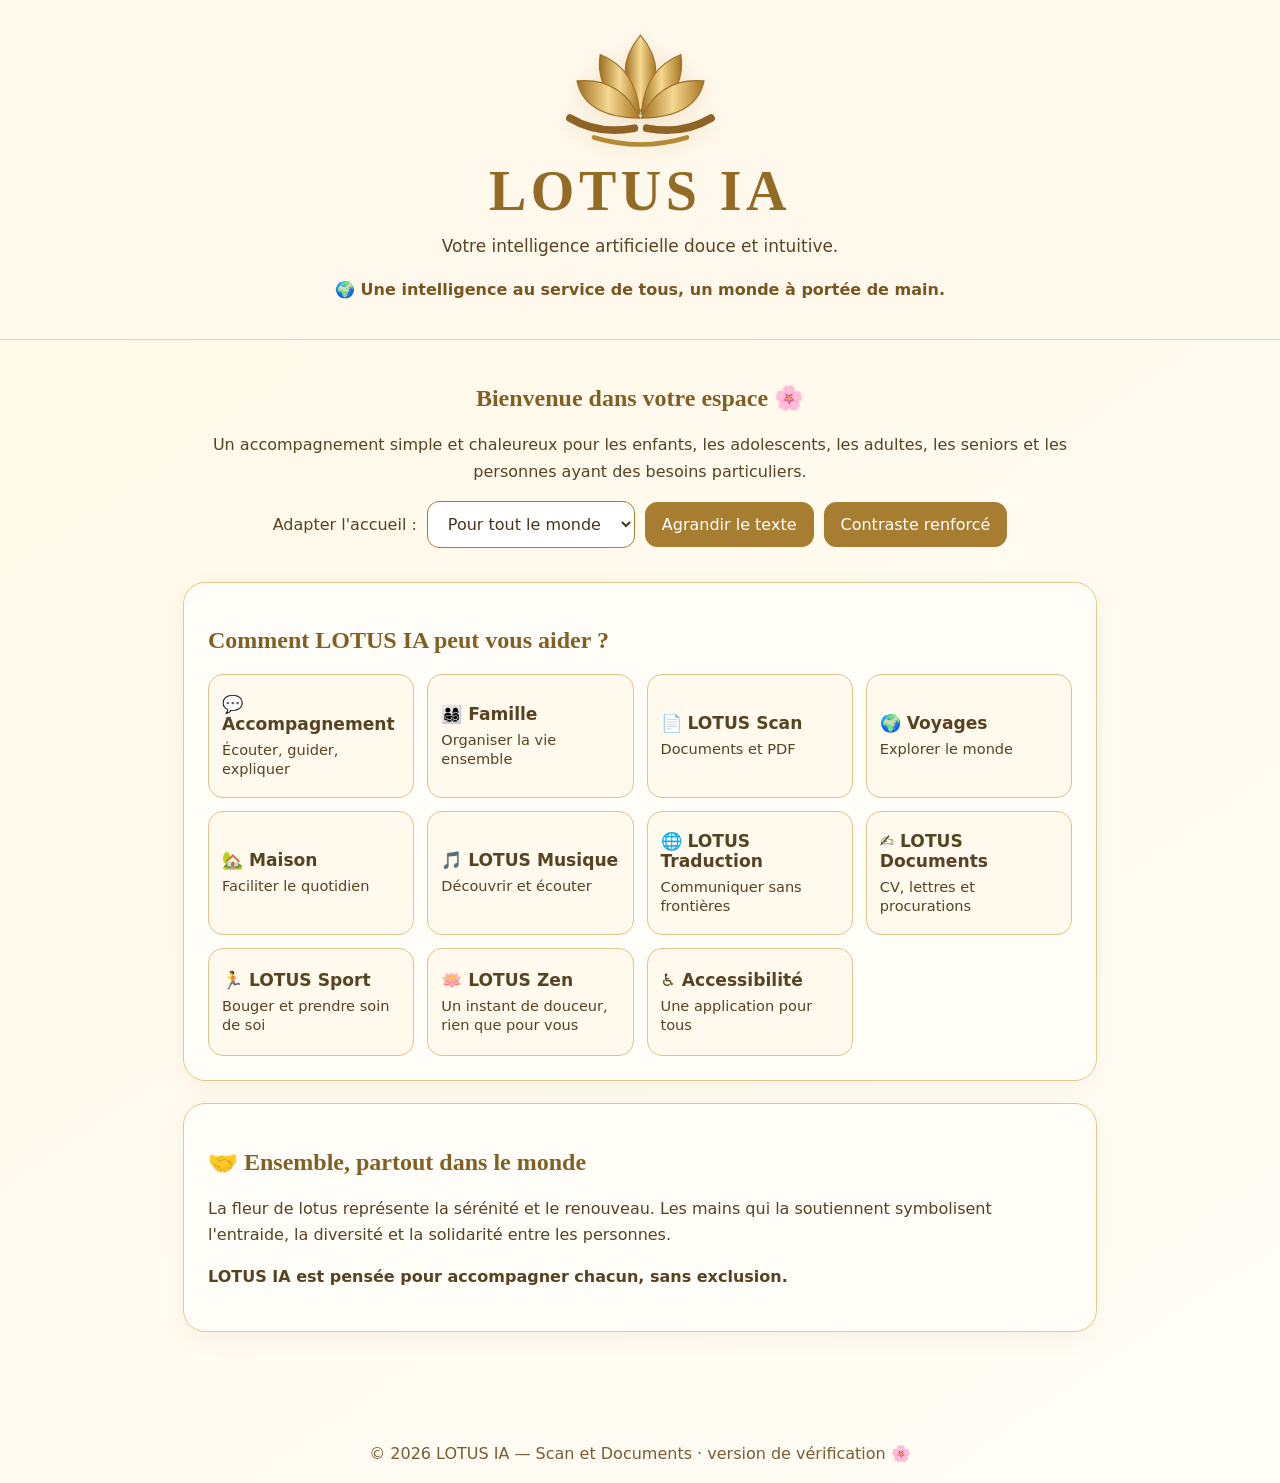
<file: lotus-zen-traduction-v3.html>
<!doctype html>
<html lang="fr">
<head>
<meta charset="utf-8"><meta name="viewport" content="width=device-width,initial-scale=1">
<meta name="theme-color" content="#fff8e7"><title>LOTUS IA — Au service de tous</title>
<style>
:root{--cream:#fff8e7;--gold:#b58a37;--brown:#574222;--white:#fffdf8}*{box-sizing:border-box}body{margin:0;font-family:system-ui,-apple-system,Arial,sans-serif;background:linear-gradient(145deg,#fff8e7,#fffdf7);color:var(--brown)}header{padding:20px;text-align:center;background:#fff9ed;border-bottom:1px solid #e6d4ad}main{max-width:950px;margin:auto;padding:24px 18px 70px}.brand{display:flex;flex-direction:column;align-items:center;gap:4px}.lotus{width:155px;height:135px;filter:drop-shadow(0 4px 9px #b58a3733)}h1{font-family:Georgia,serif;color:#946b24;letter-spacing:.08em;font-size:clamp(2.2rem,7vw,3.5rem);margin:0}h2{font-family:Georgia,serif;color:#806025}p{line-height:1.65}.tagline{font-size:1.06rem;margin:10px auto;max-width:700px}.mission{font-weight:600;color:#775622}.intro{text-align:center;margin:18px auto 34px}.panel{border:1px solid #e4c98d;border-radius:22px;background:var(--white);padding:24px;box-shadow:0 7px 24px #8d6c2610;margin-bottom:22px}.grid{display:grid;grid-template-columns:repeat(auto-fit,minmax(195px,1fr));gap:13px}.tile{border:1px solid #dfc28c;background:#fff9ee;border-radius:15px;padding:19px 13px;text-align:left;color:var(--brown);font:inherit;cursor:pointer;min-height:108px}.tile:hover,.tile:focus-visible{outline:3px solid #b58a3766;background:#fff1d6}.tile strong{display:block;font-size:1.07rem;margin-bottom:6px}.tile span{font-size:.91rem}.controls{display:flex;gap:10px;flex-wrap:wrap;align-items:center;justify-content:center;margin-top:15px}button.action,select{border:1px solid #a77e31;border-radius:12px;padding:12px 16px;font:inherit}button.action{background:#a77e31;color:white;cursor:pointer}select{background:white;color:#48361c}#detail{margin-top:18px;padding:18px;border-radius:14px;background:#fff4dc;border:1px solid #e1c38b}#detail[hidden]{display:none}a{color:#72501a}footer{text-align:center;padding:20px;color:#775d34}.large{font-size:120%}.contrast{--cream:#fff;--gold:#6b4700;--brown:#191919;--white:#fff;background:#fff;color:#111}.contrast .panel,.contrast .tile{border:2px solid #111;background:#fff;color:#111}.contrast button.action{background:#111;color:#fff}small{display:block;color:#756344;margin-top:9px}
#scanner[hidden]{display:none}#scanPreview img{max-width:100%;max-height:480px;object-fit:contain;border:1px solid #e4c98d;border-radius:10px}#scanPreview iframe{width:100%;height:480px;border:1px solid #e4c98d;border-radius:10px}#scanPreview article{padding:12px;border:1px solid #e4c98d;border-radius:12px;overflow-wrap:anywhere}button:disabled{opacity:.55;cursor:not-allowed}
</style>
</head>
<body>
<header><div class="brand"><svg class="lotus" viewBox="0 0 200 155" role="img" aria-label="Fleur de lotus dorée portée par des mains solidaires"><defs><linearGradient id="g" x1="0" x2="1"><stop stop-color="#9e6f20"/><stop offset=".5" stop-color="#f5d991"/><stop offset="1" stop-color="#a87521"/></linearGradient></defs><g fill="url(#g)" stroke="#9d702b" stroke-width="1.5"><path d="M100 108Q60 58 100 10Q140 58 100 108Z"/><path d="M99 112Q40 89 48 35Q95 54 99 112Z"/><path d="M101 112Q160 89 152 35Q105 54 101 112Z"/><path d="M99 117Q28 116 18 69Q75 64 99 117Z"/><path d="M101 117Q172 116 182 69Q125 64 101 117Z"/></g><path d="M9 117Q46 139 92 130M191 117Q154 139 108 130" stroke="#8d6326" stroke-width="10" fill="none" stroke-linecap="round"/><path d="M40 142Q100 160 160 142" stroke="#b58a37" stroke-width="6" fill="none" stroke-linecap="round"/></svg><h1>LOTUS IA</h1></div><p class="tagline">Votre intelligence artificielle douce et intuitive.</p><p class="mission">🌍 Une intelligence au service de tous, un monde à portée de main.</p></header>
<main>
<section class="intro"><h2>Bienvenue dans votre espace 🌸</h2><p>Un accompagnement simple et chaleureux pour les enfants, les adolescents, les adultes, les seniors et les personnes ayant des besoins particuliers.</p><div class="controls"><label for="profil">Adapter l'accueil :</label><select id="profil"><option value="tous">Pour tout le monde</option><option value="enfants">Enfants</option><option value="ados">Adolescents</option><option value="adultes">Adultes</option><option value="seniors">Seniors</option></select><button class="action" id="agrandir" type="button">Agrandir le texte</button><button class="action" id="contraste" type="button">Contraste renforcé</button></div></section>
<section class="panel"><h2>Comment LOTUS IA peut vous aider ?</h2><div class="grid" id="rubriques">
<button class="tile" type="button" data-title="💬 Accompagnement" data-desc="Un espace d'écoute, d'orientation et d'aide au quotidien. Les réponses automatiques nécessiteront une connexion à un service IA."><strong>💬 Accompagnement</strong><span>Écouter, guider, expliquer</span></button>
<button class="tile" type="button" data-title="👨‍👩‍👧‍👦 Famille" data-desc="Agenda familial, organisation, école et activités pour les proches."><strong>👨‍👩‍👧‍👦 Famille</strong><span>Organiser la vie ensemble</span></button>
<button class="tile" type="button" data-title="📄 LOTUS Scan" data-desc="Importer un PDF ou des photos et les consulter directement." id="openScan"><strong>📄 LOTUS Scan</strong><span>Documents et PDF</span></button>
<button class="tile" type="button" data-title="🌍 Voyages" data-desc="Préparer des séjours, city trips, excursions et budgets. Les tarifs réels demanderont des services partenaires."><strong>🌍 Voyages</strong><span>Explorer le monde</span></button>
<button class="tile" type="button" data-title="🏡 Maison" data-desc="Projets, tâches, organisation du logement et idées pratiques."><strong>🏡 Maison</strong><span>Faciliter le quotidien</span></button>
<button class="tile" type="button" data-title="🎵 LOTUS Musique" data-desc="Découverte musicale et identification de chansons : reconnaissance à connecter à un service spécialisé."><strong>🎵 LOTUS Musique</strong><span>Découvrir et écouter</span></button>
<button class="tile" type="button" id="openTranslation" data-title="🌐 LOTUS Traduction" data-desc="Traduire des textes et extraire le texte de documents."><strong>🌐 LOTUS Traduction</strong><span>Communiquer sans frontières</span></button>
<button class="tile" type="button" id="openDocuments" data-title="✍️ LOTUS Documents" data-desc="Créer des CV, lettres de motivation et procurations."><strong>✍️ LOTUS Documents</strong><span>CV, lettres et procurations</span></button>
<button class="tile" type="button" data-title="🏃 LOTUS Sport" data-desc="Bouger à son rythme : marche, étirements, activités physiques douces et idées d’exercices pour différents âges. Des programmes guidés seront développés ultérieurement."><strong>🏃 LOTUS Sport</strong><span>Bouger et prendre soin de soi</span></button>
<button class="tile" type="button" data-title="🪷 LOTUS Zen" data-desc="Un instant de douceur, rien que pour vous : respiration, méditation, détente, sommeil et relaxation. Les séances audio guidées seront développées progressivement."><strong>🪷 LOTUS Zen</strong><span>Un instant de douceur, rien que pour vous</span></button>
<button class="tile" type="button" data-title="♿ Accessibilité" data-desc="Affichage adapté, textes lisibles et navigation simple pour différents besoins."><strong>♿ Accessibilité</strong><span>Une application pour tous</span></button>
</div><div id="detail" hidden tabindex="-1" role="status"><h3 id="detailTitre"></h3><p id="detailTexte"></p><small>Présentation du module : les fonctions avancées ne sont pas encore reliées à l'application.</small></div></section>

<section class="panel" id="scanner" hidden aria-label="LOTUS Scan">
<h2>📄 LOTUS Scan — Documents et PDF</h2>
<p>Importez un PDF ou des photos de documents depuis votre iPhone ou votre ordinateur. Vos fichiers restent sur votre appareil : cette page ne les envoie pas à un serveur.</p>
<div class="controls" style="justify-content:flex-start">
<label class="action" for="scanFiles" style="display:inline-block;background:#a77e31;color:white;border-radius:12px;padding:12px 16px;cursor:pointer">📁 Choisir des documents</label>
<input id="scanFiles" type="file" accept="application/pdf,image/*,.pdf" multiple style="position:absolute;width:1px;height:1px;opacity:0" />
<button class="action" id="cameraScan" type="button">📷 Prendre une photo</button>
<input id="scanCamera" type="file" accept="image/*" capture="environment" style="position:absolute;width:1px;height:1px;opacity:0" />
<button class="action" id="printScan" type="button" disabled>🖨️ Créer un PDF avec les photos</button>
</div>
<button class="action" id="clearScan" type="button">🗑️ Effacer les documents importés</button>
<p id="scanStatus" role="status">Aucun document sélectionné.</p>
<div id="scanPreview" style="display:grid;gap:14px"></div>
<small>Pour un PDF déjà existant, utilisez « Choisir des documents » pour le consulter. Pour créer un PDF à partir de photos, utilisez « Créer un PDF avec les photos », puis choisissez « Enregistrer dans Fichiers » dans le menu d'impression de votre appareil. Cette version ne fusionne pas les PDF existants et n'effectue pas de reconnaissance de texte.</small>
</section>

<section class="panel" id="translationPanel" hidden aria-label="LOTUS Traduction">
<h2>🌍 LOTUS Traduction — Textes et documents</h2>
<p>Traduisez du texte ou importez un document. Une connexion Internet est nécessaire pour la traduction automatique. Ne transmettez pas de données confidentielles au service externe.</p>
<div style="display:grid;gap:10px;margin:12px 0">
<label>Langue d'origine <select id="trSource" style="width:100%;padding:12px"><option value="fr">Français</option><option value="nl">Néerlandais</option><option value="en">Anglais</option><option value="es">Espagnol</option><option value="de">Allemand</option><option value="it">Italien</option><option value="pt">Portugais</option></select></label>
<label>Traduire vers <select id="trTarget" style="width:100%;padding:12px"><option value="nl">Néerlandais</option><option value="fr">Français</option><option value="en">Anglais</option><option value="es">Espagnol</option><option value="de">Allemand</option><option value="it">Italien</option><option value="pt">Portugais</option></select></label>
<label>Texte à traduire <textarea id="trInput" rows="7" style="width:100%;box-sizing:border-box;padding:12px;font:inherit" placeholder="Écrivez ou collez votre texte ici..."></textarea></label>
<label class="action" for="trFile" style="display:inline-block;background:#a77e31;color:white;border-radius:12px;padding:12px 16px;cursor:pointer">📁 Importer un document (TXT, PDF, DOCX)</label>
<input id="trFile" type="file" accept=".txt,.pdf,.docx,text/plain,application/pdf,application/vnd.openxmlformats-officedocument.wordprocessingml.document" style="position:absolute;width:1px;height:1px;opacity:0">
<small>Pour les PDF, seul le texte sélectionnable est extrait. Les PDF scannés et les images nécessitent une reconnaissance de caractères non incluse. La mise en page d'origine n'est pas conservée.</small>
<div class="controls"><button class="action" id="trTranslate" type="button">🌍 Traduire</button><button class="action" id="trSwap" type="button">⇄ Inverser les langues</button><button class="action" id="trExternal" type="button">Ouvrir Google Traduction</button></div>
<p id="trStatus" role="status">Prêt.</p>
<label>Résultat <textarea id="trOutput" rows="8" readonly style="width:100%;box-sizing:border-box;padding:12px;font:inherit"></textarea></label>
<div class="controls"><button class="action" id="trCopy" type="button">Copier</button><button class="action" id="trSave" type="button">Enregistrer TXT</button><button class="action" id="trPrint" type="button">Imprimer / PDF</button></div>
<small>Traduction automatique fournie par MyMemory (service tiers, disponibilité et limites variables). Relisez les traductions importantes. Les textes envoyés peuvent être traités par ce service.</small>
</div></section>
<section class="panel" id="documents" hidden aria-label="LOTUS Documents">
<h2>✍️ LOTUS Documents</h2><p>Rédigez un premier brouillon que vous pourrez corriger, copier et enregistrer en PDF avec la fonction d’impression.</p>
<div class="controls" style="justify-content:flex-start"><label for="docType">Type de document</label><select id="docType"><option value="cv">CV</option><option value="motivation">Lettre de motivation</option><option value="procuration">Procuration</option></select></div>
<div style="display:grid;gap:10px;margin:14px 0"><label>Nom complet <input id="docName" placeholder="Prénom et nom" style="display:block;width:100%;padding:12px"></label><label>Coordonnées (facultatif) <input id="docContact" placeholder="Email, téléphone, ville" style="display:block;width:100%;padding:12px"></label><label>Informations à inclure <textarea id="docInfo" rows="5" placeholder="Pour un CV : expériences, formations, compétences. Pour une lettre : poste, entreprise et motivations. Pour une procuration : personne autorisée, démarche et durée." style="display:block;width:100%;padding:12px;font:inherit"></textarea></label></div>
<fieldset id="cvFields" style="border:1px solid #d5b46c;border-radius:12px;padding:14px;margin:12px 0"><legend><strong>✨ Créateur de CV</strong></legend>
<div style="display:grid;gap:10px">
<label>Modèle de CV <select id="cvStyle" style="display:block;width:100%;padding:10px"><option value="classique">Classique</option><option value="moderne">Moderne</option><option value="simple">Simple</option></select></label>
<label>Intitulé du poste recherché <input id="cvJob" placeholder="Ex. Assistant administratif" style="display:block;width:100%;padding:10px"></label>
<label>Présentation professionnelle <textarea id="cvProfile" rows="3" placeholder="Quelques phrases sur votre parcours et vos objectifs" style="display:block;width:100%;padding:10px;font:inherit"></textarea></label>
<label>Expériences professionnelles <textarea id="cvExperience" rows="4" placeholder="Poste, employeur, dates et missions" style="display:block;width:100%;padding:10px;font:inherit"></textarea></label>
<label>Formations et diplômes <textarea id="cvEducation" rows="3" placeholder="Diplôme, établissement, année" style="display:block;width:100%;padding:10px;font:inherit"></textarea></label>
<label>Compétences <textarea id="cvSkills" rows="3" placeholder="Informatique, organisation, communication…" style="display:block;width:100%;padding:10px;font:inherit"></textarea></label>
<label>Langues <input id="cvLanguages" placeholder="Ex. Français, néerlandais, anglais" style="display:block;width:100%;padding:10px"></label>
</div></fieldset>
<fieldset id="letterFields" hidden style="border:1px solid #d5b46c;border-radius:12px;padding:14px;margin:12px 0"><legend><strong>💼 Lettre de motivation</strong></legend><div style="display:grid;gap:10px"><label>Poste visé <input id="letterJob" placeholder="Ex. Assistant administratif" style="display:block;width:100%;padding:10px"></label><label>Entreprise ou organisme <input id="letterCompany" placeholder="Nom de l'entreprise" style="display:block;width:100%;padding:10px"></label><label>Ville <input id="letterCity" placeholder="Ex. Bruxelles" style="display:block;width:100%;padding:10px"></label></div></fieldset>
<fieldset id="proxyFields" hidden style="border:1px solid #d5b46c;border-radius:12px;padding:14px;margin:12px 0"><legend><strong>🖊️ Procuration</strong></legend><div style="display:grid;gap:10px"><label>Personne autorisée (mandataire) <input id="proxyName" placeholder="Nom complet" style="display:block;width:100%;padding:10px"></label><label>Démarche autorisée <textarea id="proxyTask" rows="3" placeholder="Décrire la démarche précisément" style="display:block;width:100%;padding:10px;font:inherit"></textarea></label><label>Début de validité <input type="date" id="proxyStart" style="display:block;width:100%;padding:10px"></label><label>Fin de validité <input type="date" id="proxyEnd" style="display:block;width:100%;padding:10px"></label><label>Lieu de signature <input id="proxyCity" placeholder="Ex. Anvers" style="display:block;width:100%;padding:10px"></label></div></fieldset>
<button class="action" id="makeDoc" type="button">Créer le brouillon</button>
<div id="docResult" hidden style="margin-top:15px"><label for="docOutput"><strong>Document modifiable</strong></label><textarea id="docOutput" rows="14" style="width:100%;padding:12px;font:inherit"></textarea><div class="controls"><button class="action" type="button" id="copyDoc">Copier le texte</button><button class="action" type="button" id="printDoc">Imprimer / PDF</button><button class="action" type="button" id="saveDoc">Télécharger le texte</button></div></div>
<small>Les modèles sont des brouillons : relisez-les. Certaines procurations exigent un formulaire officiel, une pièce d’identité ou des formalités spécifiques.</small>
</section>
<section class="panel" id="musicPanel" hidden><h2>🎵 LOTUS Musique</h2><p>Un espace pour vos découvertes musicales et vos idées de chansons.</p><label>Ma playlist personnelle <textarea id="playlist" rows="5" placeholder="Notez ici les titres et artistes que vous aimez…" style="display:block;width:100%;padding:12px;font:inherit"></textarea></label><button class="action" id="savePlaylist" type="button">Enregistrer sur cet appareil</button><p id="musicStatus" role="status"></p><small>L'écoute et la reconnaissance musicale nécessitent une intégration ultérieure avec un service autorisé.</small></section>
<section class="panel" id="zenPanel" hidden><h2>🪷 LOTUS Zen</h2><p>Un exercice simple : inspirez doucement pendant 4 secondes, puis expirez pendant 6 secondes. Recommencez à votre rythme, sans forcer.</p><button class="action" id="zenButton" type="button">Afficher mon moment de calme</button><p id="zenMessage" role="status"></p></section>
<section class="panel"><h2>🤝 Ensemble, partout dans le monde</h2><p>La fleur de lotus représente la sérénité et le renouveau. Les mains qui la soutiennent symbolisent l'entraide, la diversité et la solidarité entre les personnes.</p><p><strong>LOTUS IA est pensée pour accompagner chacun, sans exclusion.</strong></p></section>
</main><footer>© 2026 LOTUS IA — Scan et Documents · version de vérification 🌸</footer>
<script>
const profil=document.getElementById('profil');profil.addEventListener('change',()=>{const titres={tous:'Bienvenue dans votre espace 🌸',enfants:'Bienvenue dans LOTUS Kids 🌈',ados:'Bienvenue dans LOTUS Teens ✨',adultes:'Bienvenue dans LOTUS Adultes 🌿',seniors:'Bienvenue dans LOTUS Seniors 💛'};document.querySelector('.intro h2').textContent=titres[profil.value];});
document.getElementById('agrandir').addEventListener('click',()=>{document.body.classList.toggle('large');document.getElementById('agrandir').textContent=document.body.classList.contains('large')?'Taille normale':'Agrandir le texte';});
document.getElementById('contraste').addEventListener('click',()=>{document.body.classList.toggle('contrast');document.getElementById('contraste').textContent=document.body.classList.contains('contrast')?'Contraste normal':'Contraste renforcé';});
const scanSection=document.getElementById('scanner');
const fileInput=document.getElementById('scanFiles');
const cameraInput=document.getElementById('scanCamera');
const preview=document.getElementById('scanPreview');
const status=document.getElementById('scanStatus');
let activeUrls=[];let scanImages=[];
document.getElementById('clearScan').addEventListener('click',()=>{
  activeUrls.forEach(url=>URL.revokeObjectURL(url));activeUrls=[];scanImages=[];
  preview.replaceChildren();fileInput.value='';cameraInput.value='';
  document.getElementById('printScan').disabled=true;
  status.textContent='Documents effacés de cette page.';
});
function showScanner(){scanSection.hidden=false;scanSection.scrollIntoView({behavior:'smooth',block:'start'});}
document.getElementById('openScan').addEventListener('click',showScanner);
document.getElementById('cameraScan').addEventListener('click',()=>cameraInput.click());
function addFiles(files){
  const valid=Array.from(files).filter(f=>f.type==='application/pdf'||f.type.startsWith('image/')||/\.pdf$/i.test(f.name));
  if(!valid.length){status.textContent='Veuillez choisir une image ou un fichier PDF.';return;}
  for(const file of valid){
    const url=URL.createObjectURL(file);activeUrls.push(url);
    const article=document.createElement('article');
    const name=document.createElement('strong');name.textContent=file.name;article.append(name);
    const line=document.createElement('p');
    const link=document.createElement('a');link.href=url;link.target='_blank';link.rel='noopener';link.textContent='Ouvrir le document';line.append(link);article.append(line);
    if(file.type.startsWith('image/')){
      const img=document.createElement('img');img.src=url;img.addEventListener('error',()=>{status.textContent='Image illisible : essayez une photo JPEG ou PNG.';});img.alt='Aperçu de '+file.name;article.append(img);scanImages.push(url);
    }else{
      const iframe=document.createElement('iframe');iframe.src=url;iframe.title='Aperçu PDF : '+file.name;article.append(iframe);
    }
    preview.append(article);
  }
  status.textContent=preview.children.length+' document(s) importé(s). '+(scanImages.length ? 'Le bouton Créer un PDF avec les photos est disponible.' : 'Pour créer un nouveau PDF, ajoutez au moins une photo : les PDF importés peuvent être ouverts, mais pas fusionnés ici.');
  document.getElementById('printScan').disabled=scanImages.length===0;
  showScanner();
}
fileInput.addEventListener('change',e=>{addFiles(e.target.files);e.target.value='';});
cameraInput.addEventListener('change',e=>{addFiles(e.target.files);e.target.value='';});
document.getElementById('printScan').addEventListener('click',()=>{
  if(!scanImages.length)return;
  const w=window.open('','_blank');
  if(!w){status.textContent='Autorisez les fenêtres surgissantes pour créer le PDF.';return;}
  w.document.write('<!doctype html><html lang="fr"><head><meta charset="utf-8"><title>LOTUS Scan — PDF</title><style>@page{margin:10mm}body{margin:0}img{display:block;max-width:100%;max-height:95vh;object-fit:contain;margin:auto;break-after:page}img:last-child{break-after:auto}nav{padding:16px;font:16px Arial;background:#fff8e7}button{padding:12px;font:inherit}@media print{nav{display:none}}</style></head><body></body></html>');
  scanImages.forEach(src=>{const img=w.document.createElement('img');img.src=src;w.document.body.append(img);});
  const nav=w.document.createElement('nav');
  const note=w.document.createElement('p');note.textContent='Attendez la fin du chargement des photos, puis imprimez pour enregistrer le PDF.';
  const button=w.document.createElement('button');button.textContent='Imprimer / Enregistrer en PDF';button.disabled=true;
  button.addEventListener('click',()=>{w.focus();w.print();});nav.append(note,button);w.document.body.prepend(nav);
  Promise.all(Array.from(w.document.images).map(img=>img.decode())).then(()=>{button.disabled=false;note.textContent='Photos prêtes. Sur iPhone : ouvrez le partage de l’aperçu d’impression, puis Enregistrer dans Fichiers.';}).catch(()=>{note.textContent='Une photo ne peut pas être lue. Revenez à LOTUS et importez une image JPEG ou PNG.';});
  w.document.close();
  status.textContent='Dans la nouvelle fenêtre, choisissez Imprimer puis Enregistrer en PDF. Sur iPhone, agrandissez l’aperçu d’impression pour accéder au partage PDF.';
});
document.querySelectorAll('.tile').forEach(b=>b.addEventListener('click',()=>{document.getElementById('detailTitre').textContent=b.dataset.title;document.getElementById('detailTexte').textContent=b.dataset.desc;const d=document.getElementById('detail');d.hidden=false;d.focus();}));

// Modules intégrés — fonctionnement local, sans compte ni serveur.
const showModule=id=>{const panel=document.getElementById(id);panel.hidden=false;panel.scrollIntoView({behavior:'smooth',block:'start'});};
document.getElementById('openDocuments').addEventListener('click',()=>showModule('documents'));
document.querySelectorAll('.tile').forEach(b=>{if(b.dataset.title?.includes('LOTUS Musique'))b.addEventListener('click',()=>showModule('musicPanel'));if(b.dataset.title?.includes('LOTUS Zen'))b.addEventListener('click',()=>showModule('zenPanel'));});
document.getElementById('docType').addEventListener('change',()=>{document.getElementById('docResult').hidden=true;const t=document.getElementById('docType').value;document.getElementById('cvFields').hidden=t!=='cv';document.getElementById('letterFields').hidden=t!=='motivation';document.getElementById('proxyFields').hidden=t!=='procuration';});
document.getElementById('makeDoc').addEventListener('click',()=>{
 const type=document.getElementById('docType').value,name=document.getElementById('docName').value.trim(),contact=document.getElementById('docContact').value.trim(),info=document.getElementById('docInfo').value.trim();
 if(!name){alert('Indiquez votre nom pour commencer.');return;}
 const header=name+(contact?'\n'+contact:'');
 let result='';
 if(type==='cv'){
 const val=id=>document.getElementById(id).value.trim();
 const style=val('cvStyle'), job=val('cvJob'), profile=val('cvProfile'), exp=val('cvExperience'), edu=val('cvEducation'), skills=val('cvSkills'), languages=val('cvLanguages');
 const section=(label,content)=>'\n\n'+label+'\n'+(content||'[À compléter]');
 result=(style==='moderne'?'✦ ':style==='simple'?'':'CURRICULUM VITAE\n\n')+header+(job?'\n'+job:'')+section('PROFIL',profile)+section('EXPÉRIENCES PROFESSIONNELLES',exp||info)+section('FORMATIONS',edu)+section('COMPÉTENCES',skills)+section('LANGUES',languages);
 }
 else if(type==='motivation'){
 const job=document.getElementById('letterJob').value.trim()||'[poste visé]';
 const company=document.getElementById('letterCompany').value.trim()||'[entreprise]';
 const city=document.getElementById('letterCity').value.trim()||'[ville]';
 result=header+'\n\n'+city+', le '+new Date().toLocaleDateString('fr-BE')+'\n\nÀ l’attention de '+company+'\n\nObjet : Candidature au poste de '+job+'\n\nMadame, Monsieur,\n\nJe vous adresse ma candidature pour le poste de '+job+'.\n\n'+(info||'[Présentez votre expérience, vos qualités et vos motivations personnelles.]')+'\n\nJe serais heureux(se) de pouvoir échanger avec vous lors d’un entretien.\n\nVeuillez agréer, Madame, Monsieur, mes salutations distinguées.\n\n'+name;
 }else{
 const proxy=document.getElementById('proxyName').value.trim()||'[nom du mandataire]';
 const task=document.getElementById('proxyTask').value.trim()||info||'[démarche autorisée]';
 const start=document.getElementById('proxyStart').value||'[date de début]';
 const end=document.getElementById('proxyEnd').value||'[date de fin]';
 if(start[0]!=='['&&end[0]!=='['&&start>end){alert('La date de fin doit être égale ou postérieure à la date de début.');return;}
 const formatDate=value=>value[0]==='['?value:value.split('-').reverse().join('/');
 const city=document.getElementById('proxyCity').value.trim()||'[ville]';
 result='PROCURATION\n\nJe soussigné(e) '+name+(contact?', '+contact:'')+', autorise '+proxy+' à effectuer en mon nom la démarche suivante :\n\n'+task+'\n\nPériode de validité : du '+formatDate(start)+' au '+formatDate(end)+'.\n\nFait à '+city+', le '+new Date().toLocaleDateString('fr-BE')+'.\n\nSignature du mandant : __________________\nSignature du mandataire (si exigée) : __________________';
 }
 document.getElementById('docOutput').value=result;document.getElementById('docResult').hidden=false;
});
document.getElementById('copyDoc').addEventListener('click',async()=>{const t=document.getElementById('docOutput');try{await navigator.clipboard.writeText(t.value);alert('Texte copié.')}catch{t.select();alert('Sélectionnez Copier dans le menu de votre appareil.')}});
document.getElementById('saveDoc').addEventListener('click',()=>{const content=document.getElementById('docOutput').value;const a=document.createElement('a');const u=URL.createObjectURL(new Blob([content],{type:'text/plain;charset=utf-8'}));a.href=u;a.download='LOTUS-Document.txt';a.click();setTimeout(()=>URL.revokeObjectURL(u),1000);});
document.getElementById('printDoc').addEventListener('click',()=>{const content=document.getElementById('docOutput').value;const w=window.open('','_blank');if(!w){alert('Autorisez les fenêtres surgissantes pour imprimer.');return;}const pre=w.document.createElement('pre');pre.style.cssText='font:16px/1.5 Arial,sans-serif;white-space:pre-wrap;overflow-wrap:anywhere;margin:25mm';pre.textContent=content;w.document.body.append(pre);w.document.title='LOTUS Documents';w.focus();w.print();});
try{document.getElementById('playlist').value=localStorage.getItem('lotus_playlist')||'';}catch{}
document.getElementById('savePlaylist').addEventListener('click',()=>{try{localStorage.setItem('lotus_playlist',document.getElementById('playlist').value);document.getElementById('musicStatus').textContent='Playlist enregistrée sur cet appareil.';}catch{document.getElementById('musicStatus').textContent='Enregistrement indisponible dans ce navigateur.';}});
document.getElementById('zenButton').addEventListener('click',()=>{document.getElementById('zenMessage').textContent='🌿 Inspirez 4 secondes… puis expirez 6 secondes. Prenez votre temps.';});

document.getElementById('openTranslation').addEventListener('click',()=>showModule('translationPanel'));
const tr=id=>document.getElementById(id);
const trStatus=t=>tr('trStatus').textContent=t;
document.getElementById('trSwap').addEventListener('click',()=>{let a=tr('trSource').value;tr('trSource').value=tr('trTarget').value;tr('trTarget').value=a;});
document.getElementById('trExternal').addEventListener('click',()=>{const t=tr('trInput').value.slice(0,4500);window.open('https://translate.google.com/?sl='+encodeURIComponent(tr('trSource').value)+'&tl='+encodeURIComponent(tr('trTarget').value)+'&text='+encodeURIComponent(t)+'&op=translate','_blank');});
async function trLoadScript(src,check){if(check())return;await new Promise((resolve,reject)=>{const el=document.createElement('script');el.src=src;el.onload=resolve;el.onerror=()=>reject(new Error('Bibliothèque inaccessible. Vérifiez Internet.'));document.head.appendChild(el);});}
tr('trFile').addEventListener('change',async e=>{
 const f=e.target.files[0];if(!f)return;
 trStatus('Lecture de '+f.name+'…');
 try{
 let content='';
 if(/\.txt$/i.test(f.name)||f.type==='text/plain')content=await f.text();
 else if(/\.docx$/i.test(f.name)){
  await trLoadScript('https://cdn.jsdelivr.net/npm/mammoth@1.9.1/mammoth.browser.min.js',()=>!!window.mammoth);
  const res=await window.mammoth.extractRawText({arrayBuffer:await f.arrayBuffer()});content=res.value;
 }else if(/\.pdf$/i.test(f.name)||f.type==='application/pdf'){
  await trLoadScript('https://cdnjs.cloudflare.com/ajax/libs/pdf.js/3.11.174/pdf.min.js',()=>!!window.pdfjsLib);
  window.pdfjsLib.GlobalWorkerOptions.workerSrc='https://cdnjs.cloudflare.com/ajax/libs/pdf.js/3.11.174/pdf.worker.min.js';
  const pdf=await window.pdfjsLib.getDocument({data:new Uint8Array(await f.arrayBuffer())}).promise;
  for(let i=1;i<=Math.min(pdf.numPages,30);i++){const page=await pdf.getPage(i);const text=await page.getTextContent();content+=text.items.map(x=>x.str).join(' ')+'\n\n';}
  if(pdf.numPages>30)trStatus('Seules les 30 premières pages ont été extraites.');
 }else throw new Error('Format non pris en charge.');
 if(!content.trim())throw new Error('Aucun texte détecté. Un PDF scanné nécessite une reconnaissance OCR.');
 tr('trInput').value=content;trStatus('Texte importé : '+f.name+'. Vous pouvez maintenant traduire.');
 }catch(err){trStatus('Importation impossible : '+err.message);}
});
tr('trTranslate').addEventListener('click',async()=>{
 const input=tr('trInput').value.trim(),source=tr('trSource').value,target=tr('trTarget').value;
 if(!input){trStatus('Ajoutez du texte avant de traduire.');return;}
 if(source===target){tr('trOutput').value=input;trStatus('Les langues sont identiques.');return;}
 const btn=tr('trTranslate');btn.disabled=true;trStatus('Traduction en cours…');tr('trOutput').value='';
 try{
  const chunks=input.match(/[\s\S]{1,400}/g)||[];if(chunks.length>20)throw new Error('Texte trop long : traduisez un extrait de 8 000 caractères maximum à la fois.');
  let results=[];
  for(let i=0;i<chunks.length;i++){
   trStatus('Traduction '+(i+1)+'/'+chunks.length+'…');
   const url='https://api.mymemory.translated.net/get?q='+encodeURIComponent(chunks[i])+'&langpair='+source+'%7C'+target;
   const response=await fetch(url);if(!response.ok)throw new Error('Service indisponible ('+response.status+').');
   const data=await response.json();
   if(data.responseStatus!==200||!data.responseData?.translatedText)throw new Error(data.responseDetails||'Traduction non disponible.');
   const decoder=document.createElement('textarea');decoder.innerHTML=data.responseData.translatedText;results.push(decoder.value);
  }
  tr('trOutput').value=results.join('');trStatus('Traduction terminée. Relisez le résultat avant utilisation.');
 }catch(err){trStatus('Traduction indisponible : '+err.message+' Utilisez « Ouvrir Google Traduction » en secours.');}
 finally{btn.disabled=false;}
});
tr('trCopy').addEventListener('click',async()=>{try{await navigator.clipboard.writeText(tr('trOutput').value);trStatus('Traduction copiée.');}catch{tr('trOutput').select();trStatus('Sélectionnez Copier.');}});
tr('trSave').addEventListener('click',()=>{const t=tr('trOutput').value;if(!t){trStatus('Aucun résultat à enregistrer.');return;}const u=URL.createObjectURL(new Blob([t],{type:'text/plain;charset=utf-8'}));const a=document.createElement('a');a.href=u;a.download='LOTUS-Traduction.txt';a.click();setTimeout(()=>URL.revokeObjectURL(u),1500);});
tr('trPrint').addEventListener('click',()=>{const t=tr('trOutput').value;if(!t){trStatus('Aucun résultat à imprimer.');return;}const w=window.open('','_blank');if(!w){trStatus('Autorisez les fenêtres surgissantes.');return;}const pre=w.document.createElement('pre');pre.textContent=t;pre.style.cssText='white-space:pre-wrap;overflow-wrap:anywhere;font:16px/1.5 Arial,sans-serif;margin:20mm';w.document.body.append(pre);w.document.title='LOTUS Traduction';w.focus();w.print();});

</script>
</body></html>
</file>
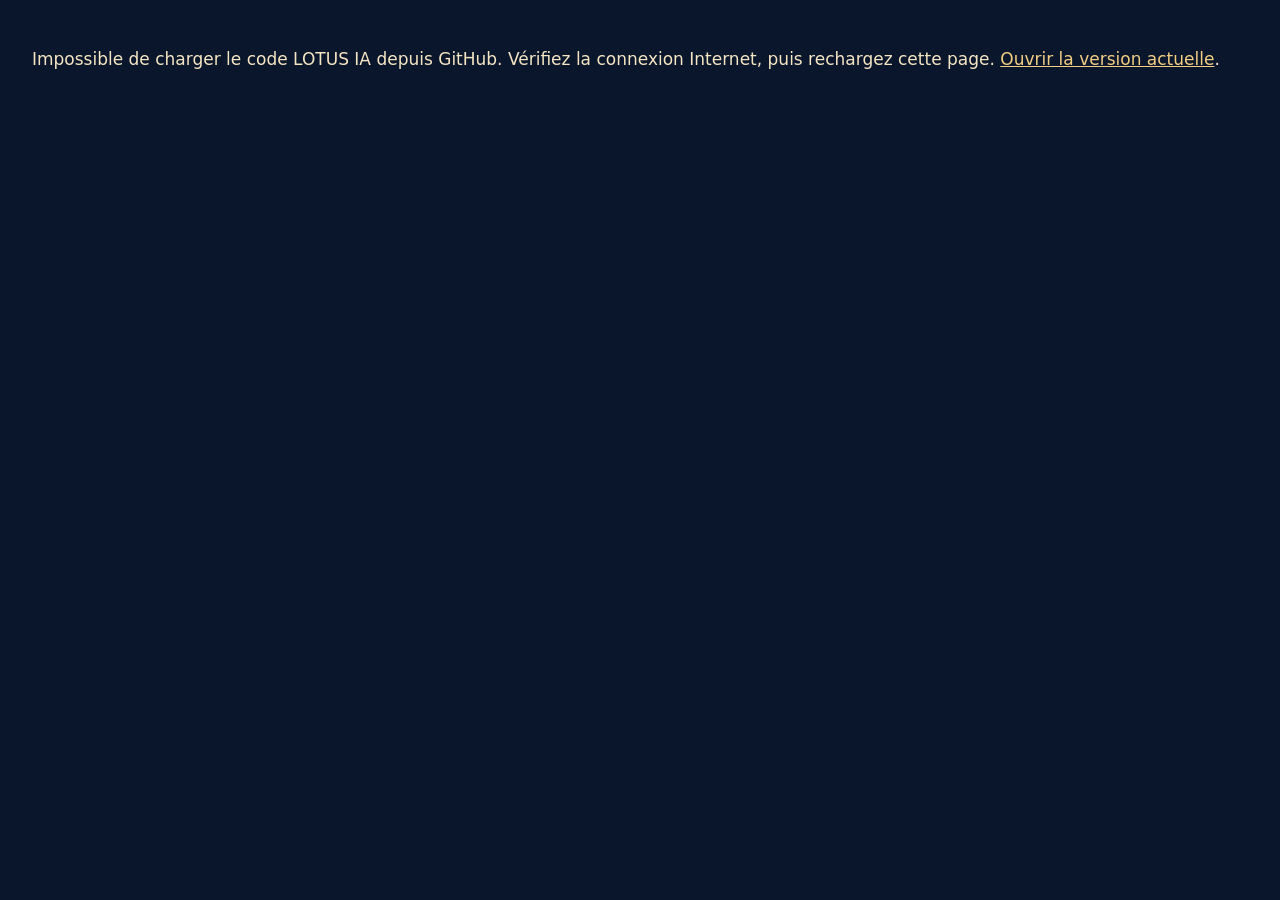
<file: LOTUS_IA_nouveau_index.html>
<!doctype html><html lang="fr"><head><meta charset="utf-8"><meta name="viewport" content="width=device-width,initial-scale=1"><meta name="theme-color" content="#202B48"><title>LOTUS IA — Famille LOTUS</title><style>body{background:#09162c;color:#f5e5c2;font:17px system-ui,sans-serif;padding:24px}a{color:#f2cd83}</style></head><body><p id="status">🪷 Chargement de LOTUS IA…</p><script>
(async()=>{
const source="https://raw.githubusercontent.com/Famille-Lotus/LOTUS-IA/0d9ad52a9848e8e5d3c65bc3c78e229438bc0a2e/index.html";
const css="<style id=\"lotus-ia-theme-2026\">\n:root{--cream:#0b1930!important;--gold:#e7bd69!important;--brown:#f5e5c2!important;--white:#172945!important}\nhtml{background:#09162c}body{background:radial-gradient(ellipse at top,#173b70 0%,#09162c 78%)!important;color:#f5e5c2!important}\nheader,.ia-header{background:linear-gradient(145deg,#102747,#07152b)!important;color:#f5e5c2!important;border-color:#d7ad5a!important}\nh1,h2,h3,.lotus-family{color:#f2cd83!important}\n.panel{background:#12243e!important;color:#f7e8cb!important;border:1px solid #c99c50!important;box-shadow:0 7px 25px #0005!important}\n#rubriques{grid-template-columns:repeat(4,minmax(0,1fr))!important;gap:9px!important}\n#rubriques .tile{min-width:0;min-height:90px!important;padding:10px 4px!important;text-align:center!important;background:linear-gradient(145deg,#173b66,#0b1c37)!important;border:1px solid #d8ad5c!important;border-radius:17px!important;color:#f8e7c3!important;box-shadow:inset 0 1px 5px #ffffff19!important}\n#rubriques .tile strong{display:flex!important;flex-direction:column;align-items:center;justify-content:center;gap:5px;font-size:.74rem!important;line-height:1.2;overflow-wrap:anywhere}\n#rubriques .tile strong svg{width:29px!important;height:29px!important;color:#e7bd69!important}\n#rubriques .tile span{display:none!important}\n#rubriques .tile:focus-visible{outline:3px solid #f4cf83!important}\n#lotusSubscriptions{margin-top:20px}.lotus-plans{display:grid;grid-template-columns:repeat(auto-fit,minmax(180px,1fr));gap:12px}.lotus-plan{background:#152b4c;border:1px solid #e1b966;border-radius:16px;padding:18px;text-align:center}.lotus-plan .plan-icon{font-size:2rem}.lotus-plan strong{display:block;color:#f4d28b;font-size:1.1rem}.lotus-plan p{margin:5px 0}\n@media(max-width:420px){#rubriques{grid-template-columns:repeat(4,minmax(0,1fr))!important;gap:6px!important}#rubriques .tile{min-height:76px!important;padding:7px 2px!important}#rubriques .tile strong{font-size:.62rem!important}#rubriques .tile strong svg{width:25px!important;height:25px!important}}\n</style>";
const plans="<section class=\"panel\" id=\"lotusSubscriptions\" aria-labelledby=\"lotusSubscriptionsTitle\"><h2 id=\"lotusSubscriptionsTitle\">👑 Abonnements Famille LOTUS</h2><div class=\"lotus-plans\"><div class=\"lotus-plan\"><div class=\"plan-icon\">🎁</div><strong>Gratuit</strong><p>3 mois offerts — 0 €</p></div><div class=\"lotus-plan\"><div class=\"plan-icon\">👑</div><strong>Premium</strong><p>10 €/mois</p></div><div class=\"lotus-plan\"><div class=\"plan-icon\">👨‍👩‍👧‍👦</div><strong>Famille Premium</strong><p>200 €/an</p><small>Jusqu’à 10 membres — modalités à confirmer</small></div></div><p><small>Formules prévues : les paiements et essais gratuits ne sont pas encore activés.</small></p></section>";
try{
const response=await fetch(source,{cache:'force-cache'});
if(!response.ok)throw new Error('Code HTTP '+response.status);
let html=await response.text();
if(!html.includes('<!doctype html>')&&!html.includes('<!DOCTYPE html>'))throw new Error('Fichier source invalide');
html=html.replace(/^'use strict';\s*/, '');
html=html.replace(/<meta name="viewport"[^>]*>/i,'<meta name="viewport" content="width=device-width,initial-scale=1"><meta name="theme-color" content="#202B48">');
html=html.replace(/<\/head>/i,css+'</head>');
html=html.replace(/<\/main>/i,plans+'</main>');
// Fix resource resolution for local preview and GitHub Pages hosting.
html=html.replace(/<head>/i,'<head><base href="https://famille-lotus.github.io/LOTUS-IA/">');
document.open();document.write(html);document.close();
}catch(err){document.getElementById('status').innerHTML='Impossible de charger le code LOTUS IA depuis GitHub. Vérifiez la connexion Internet, puis rechargez cette page. <a href="https://famille-lotus.github.io/LOTUS-IA/">Ouvrir la version actuelle</a>.';console.error(err)}
})();
</script></body></html>
</file>
